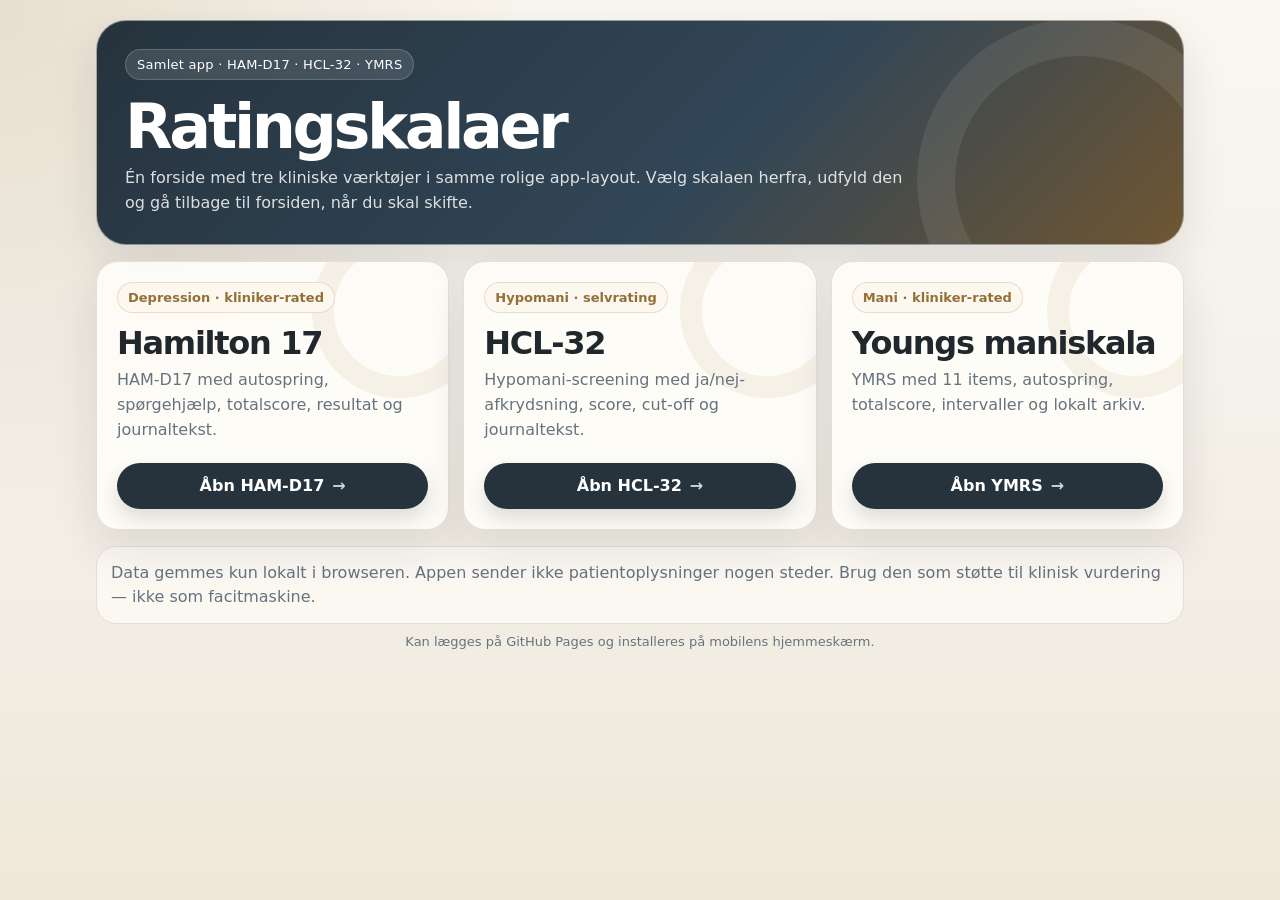
<file: index.html>
<!doctype html>
<html lang="da">
<head>
  <meta charset="utf-8" />
  <meta name="viewport" content="width=device-width, initial-scale=1, viewport-fit=cover" />
  <meta name="theme-color" content="#26333d" />
  <meta name="apple-mobile-web-app-capable" content="yes" />
  <meta name="apple-mobile-web-app-title" content="Ratingskalaer" />
  <meta name="apple-mobile-web-app-status-bar-style" content="black-translucent" />
  <title>Ratingskalaer · samlet app</title>
  <link rel="manifest" href="manifest.webmanifest" />
  <link rel="apple-touch-icon" href="icon-192.png" />
  <style>
    :root{--bg:#f5f2eb;--panel:#fffdf8;--panel2:#fdf8ef;--text:#20272d;--muted:#66737f;--line:#e6ded0;--accent:#26333d;--accent2:#936f3a;--good:#1f6f55;--warn:#a46100;--bad:#a73434;--shadow:0 18px 45px rgba(28,31,35,.11);--radius:22px;--radius2:14px}
    *{box-sizing:border-box}html{scroll-behavior:smooth}body{margin:0;font-family:Inter,ui-sans-serif,system-ui,-apple-system,BlinkMacSystemFont,"Segoe UI",sans-serif;color:var(--text);background:radial-gradient(circle at top left,rgba(147,111,58,.18),transparent 34rem),linear-gradient(180deg,#faf7f0 0%,var(--bg) 42%,#efe8da 100%);min-height:100vh}a{text-decoration:none;color:inherit}.app{width:min(1120px,100%);margin:0 auto;padding:20px 16px 120px}.hero{position:relative;overflow:hidden;border:1px solid rgba(255,255,255,.48);border-radius:30px;background:linear-gradient(135deg,#26333d 0%,#314657 58%,#6f5632 100%);color:white;padding:28px;box-shadow:var(--shadow)}.hero:before{content:"";position:absolute;inset:auto -60px -100px auto;width:250px;height:250px;border-radius:50%;border:38px solid rgba(255,255,255,.08)}.hero-content{position:relative;z-index:1}.eyebrow{display:inline-flex;gap:8px;align-items:center;padding:7px 11px;border-radius:999px;background:rgba(255,255,255,.12);border:1px solid rgba(255,255,255,.18);font-size:13px;letter-spacing:.02em}.hero h1{margin:16px 0 8px;font-size:clamp(34px,7vw,62px);line-height:1;letter-spacing:-.055em}.hero p{max-width:780px;margin:0;color:rgba(255,255,255,.84);font-size:16px;line-height:1.55}.grid{display:grid;grid-template-columns:repeat(3,1fr);gap:14px;margin-top:16px}.card{position:relative;overflow:hidden;background:rgba(255,253,248,.92);border:1px solid var(--line);border-radius:var(--radius);box-shadow:var(--shadow);padding:20px;min-height:255px;display:flex;flex-direction:column;justify-content:space-between;transition:transform .15s ease,border-color .15s ease,box-shadow .15s ease}.card:hover{transform:translateY(-2px);border-color:rgba(147,111,58,.55);box-shadow:0 22px 50px rgba(28,31,35,.14)}.card:before{content:"";position:absolute;right:-38px;top:-38px;width:130px;height:130px;border-radius:50%;border:22px solid rgba(147,111,58,.08)}.card-top{position:relative;z-index:1}.tag{display:inline-flex;border-radius:999px;border:1px solid rgba(147,111,58,.2);background:var(--panel2);color:var(--accent2);padding:7px 10px;font-size:13px;font-weight:800}.card h2{margin:14px 0 8px;font-size:clamp(24px,3vw,32px);letter-spacing:-.04em;line-height:1.05}.card p{margin:0;color:var(--muted);line-height:1.55}.btn{position:relative;z-index:1;margin-top:20px;border:0;border-radius:999px;padding:13px 16px;background:var(--accent);color:white;box-shadow:0 10px 20px rgba(38,51,61,.16);min-height:46px;font-weight:800;display:inline-flex;justify-content:center;align-items:center;gap:8px}.btn span{opacity:.8}.footer-note{margin-top:16px;background:rgba(255,253,248,.72);border:1px solid var(--line);border-radius:20px;padding:14px;color:var(--muted);line-height:1.5}.install-note{margin-top:10px;color:var(--muted);font-size:13px;text-align:center}@media(max-width:860px){.grid{grid-template-columns:1fr}.app{padding:14px 10px 90px}.hero{padding:22px;border-radius:26px}.card{min-height:215px}.btn{width:100%}}
  </style>
</head>
<body>
  <main class="app">
    <section class="hero">
      <div class="hero-content">
        <div class="eyebrow">Samlet app · HAM-D17 · HCL-32 · YMRS</div>
        <h1>Ratingskalaer</h1>
        <p>Én forside med tre kliniske værktøjer i samme rolige app-layout. Vælg skalaen herfra, udfyld den og gå tilbage til forsiden, når du skal skifte.</p>
      </div>
    </section>

    <section class="grid" aria-label="Vælg ratingskala">
      <a class="card" href="hamd17/index.html">
        <div class="card-top">
          <span class="tag">Depression · kliniker-rated</span>
          <h2>Hamilton 17</h2>
          <p>HAM-D17 med autospring, spørgehjælp, totalscore, resultat og journaltekst.</p>
        </div>
        <div class="btn">Åbn HAM-D17 <span>→</span></div>
      </a>

      <a class="card" href="hcl32/index.html">
        <div class="card-top">
          <span class="tag">Hypomani · selvrating</span>
          <h2>HCL-32</h2>
          <p>Hypomani-screening med ja/nej-afkrydsning, score, cut-off og journaltekst.</p>
        </div>
        <div class="btn">Åbn HCL-32 <span>→</span></div>
      </a>

      <a class="card" href="ymrs/index.html">
        <div class="card-top">
          <span class="tag">Mani · kliniker-rated</span>
          <h2>Youngs maniskala</h2>
          <p>YMRS med 11 items, autospring, totalscore, intervaller og lokalt arkiv.</p>
        </div>
        <div class="btn">Åbn YMRS <span>→</span></div>
      </a>
    </section>

    <div class="footer-note">
      Data gemmes kun lokalt i browseren. Appen sender ikke patientoplysninger nogen steder. Brug den som støtte til klinisk vurdering — ikke som facitmaskine.
    </div>
    <div class="install-note">Kan lægges på GitHub Pages og installeres på mobilens hjemmeskærm.</div>
  </main>

  <script>
    if("serviceWorker" in navigator){
      window.addEventListener("load", () => navigator.serviceWorker.register("./sw.js").catch(() => {}));
    }
  </script>
</body>
</html>
</file>
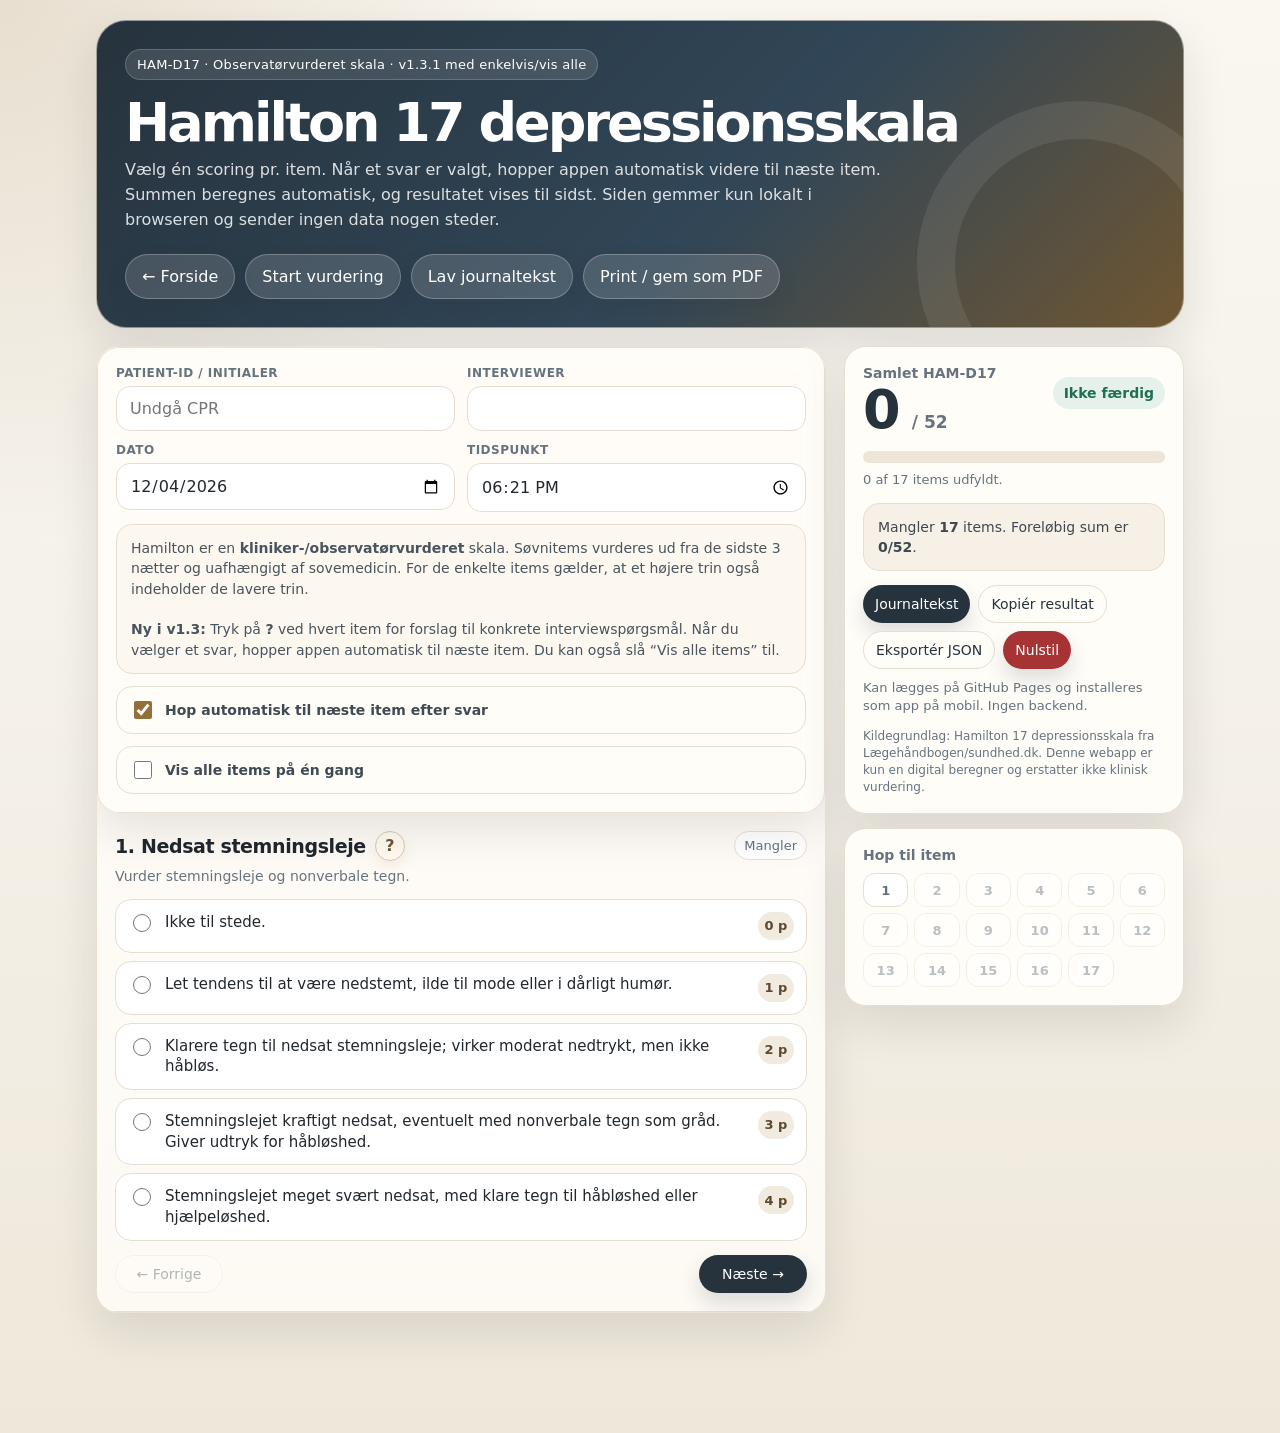
<file: hamd17/index.html>
<!doctype html>
<html lang="da">
<head>
  <meta charset="utf-8" />
  <meta name="viewport" content="width=device-width, initial-scale=1, viewport-fit=cover" />
  <meta name="theme-color" content="#26333d" />
  <meta name="apple-mobile-web-app-capable" content="yes" />
  <meta name="apple-mobile-web-app-title" content="Ratingskalaer" />
  <meta name="apple-mobile-web-app-status-bar-style" content="black-translucent" />
  <title>Hamilton 17 depressionsskala</title>
  <style>
    :root{
      --bg:#f5f2eb;
      --panel:#fffdf8;
      --panel2:#fdf8ef;
      --text:#20272d;
      --muted:#66737f;
      --line:#e6ded0;
      --accent:#26333d;
      --accent2:#936f3a;
      --good:#1f6f55;
      --warn:#a46100;
      --bad:#a73434;
      --shadow:0 18px 45px rgba(28,31,35,.11);
      --radius:22px;
      --radius2:14px;
    }
    *{box-sizing:border-box}
    html{scroll-behavior:smooth}
    body{
      margin:0;
      font-family: Inter, ui-sans-serif, system-ui, -apple-system, BlinkMacSystemFont, "Segoe UI", sans-serif;
      color:var(--text);
      background:
        radial-gradient(circle at top left, rgba(147,111,58,.18), transparent 34rem),
        linear-gradient(180deg, #faf7f0 0%, var(--bg) 42%, #efe8da 100%);
      min-height:100vh;
    }
    button,input,select,textarea{font:inherit}
    .app{
      width:min(1120px,100%);
      margin:0 auto;
      padding:20px 16px 120px;
    }
    .hero{
      position:relative;
      overflow:hidden;
      border:1px solid rgba(255,255,255,.48);
      border-radius:30px;
      background:linear-gradient(135deg,#26333d 0%,#314657 58%,#6f5632 100%);
      color:white;
      padding:28px;
      box-shadow:var(--shadow);
    }
    .hero:before{
      content:"";
      position:absolute;
      inset:auto -60px -100px auto;
      width:250px;height:250px;
      border-radius:50%;
      border:38px solid rgba(255,255,255,.08);
    }
    .hero-content{position:relative;z-index:1}
    .eyebrow{
      display:inline-flex;
      gap:8px;
      align-items:center;
      padding:7px 11px;
      border-radius:999px;
      background:rgba(255,255,255,.12);
      border:1px solid rgba(255,255,255,.18);
      font-size:13px;
      letter-spacing:.02em;
    }
    h1{
      margin:16px 0 8px;
      font-size:clamp(30px,6vw,54px);
      line-height:1;
      letter-spacing:-.055em;
    }
    .hero p{
      max-width:760px;
      margin:0;
      color:rgba(255,255,255,.84);
      font-size:16px;
      line-height:1.55;
    }
    .hero-actions{
      display:flex;
      gap:10px;
      flex-wrap:wrap;
      margin-top:22px;
    }
    .btn{
      border:0;
      border-radius:999px;
      padding:12px 16px;
      cursor:pointer;
      background:var(--accent);
      color:white;
      box-shadow:0 10px 20px rgba(38,51,61,.16);
      min-height:44px;
      transition:transform .15s ease, opacity .15s ease, background .15s ease;
    }
    .btn:hover{transform:translateY(-1px)}
    .btn:active{transform:translateY(0)}
    .btn.secondary{
      background:rgba(255,255,255,.14);
      border:1px solid rgba(255,255,255,.25);
    }
    .btn.light{
      background:#fffdf8;
      color:var(--accent);
      border:1px solid var(--line);
      box-shadow:none;
    }
    .btn.danger{background:var(--bad)}
    .btn.small{padding:9px 12px;min-height:38px;font-size:14px}
    .grid{
      display:grid;
      grid-template-columns: minmax(0, 1fr) 340px;
      gap:18px;
      align-items:start;
      margin-top:18px;
    }
    .card{
      background:rgba(255,253,248,.86);
      border:1px solid rgba(230,222,208,.9);
      border-radius:var(--radius);
      box-shadow:var(--shadow);
      overflow:hidden;
      backdrop-filter:blur(12px);
    }
    .card.pad{padding:18px}
    .meta-grid{
      display:grid;
      grid-template-columns: repeat(2, minmax(0,1fr));
      gap:12px;
    }
    .field label{
      display:block;
      font-size:12px;
      font-weight:750;
      color:var(--muted);
      margin:0 0 6px;
      text-transform:uppercase;
      letter-spacing:.04em;
    }
    .field input{
      width:100%;
      border:1px solid var(--line);
      border-radius:14px;
      background:white;
      padding:12px 13px;
      color:var(--text);
      outline:none;
    }
    .field input:focus{border-color:var(--accent2); box-shadow:0 0 0 4px rgba(147,111,58,.12)}
    .info-box{
      margin-top:12px;
      background:var(--panel2);
      border:1px solid var(--line);
      border-radius:16px;
      padding:13px 14px;
      color:#48545f;
      line-height:1.45;
      font-size:14px;
    }
    .auto-row{
      display:flex;
      align-items:center;
      gap:10px;
      margin-top:12px;
      padding:11px 13px;
      border:1px solid var(--line);
      border-radius:16px;
      background:#fffdf8;
      color:#3f4a53;
      font-size:14px;
      font-weight:700;
      cursor:pointer;
    }
    .auto-row input{width:18px;height:18px;accent-color:var(--accent2)}
    .item{
      padding:18px;
      border-bottom:1px solid var(--line);
      scroll-margin-top:88px;
    }
    .item:last-child{border-bottom:0}
    body.single-item-mode .item:not(.active-item){display:none}
    body.single-item-mode .toc a:not(.active){opacity:.45}
    .item-head{
      display:flex;
      gap:12px;
      justify-content:space-between;
      align-items:flex-start;
      margin-bottom:10px;
    }
    .item-title-row{
      display:flex;
      align-items:center;
      gap:9px;
      flex-wrap:wrap;
    }
    .item h2{
      margin:0;
      font-size:19px;
      line-height:1.2;
      letter-spacing:-.02em;
    }
    .help-btn{
      display:inline-flex;
      align-items:center;
      justify-content:center;
      width:30px;
      height:30px;
      border-radius:999px;
      border:1px solid #d7c8ad;
      background:#fffaf0;
      color:#6f5632;
      font-weight:900;
      cursor:pointer;
      box-shadow:0 6px 14px rgba(147,111,58,.10);
      line-height:1;
    }
    .help-btn:hover{transform:translateY(-1px); border-color:var(--accent2)}
    .hint{
      margin:6px 0 0;
      color:var(--muted);
      line-height:1.4;
      font-size:14px;
    }
    .status-pill{
      flex:0 0 auto;
      border-radius:999px;
      padding:6px 9px;
      border:1px solid var(--line);
      color:var(--muted);
      background:white;
      font-size:13px;
      white-space:nowrap;
    }
    .status-pill.done{
      color:white;
      background:var(--good);
      border-color:var(--good);
    }
    .options{
      display:grid;
      gap:8px;
      margin-top:12px;
    }
    .option{
      display:grid;
      grid-template-columns:auto 1fr auto;
      gap:11px;
      align-items:start;
      cursor:pointer;
      background:white;
      border:1px solid var(--line);
      border-radius:16px;
      padding:12px 12px;
      transition: border-color .15s ease, box-shadow .15s ease, transform .15s ease, background .15s ease;
    }
    .option:hover{transform:translateY(-1px); border-color:#d0bd9b}
    .option input{margin-top:2px; width:18px; height:18px; accent-color:var(--accent2)}
    .option .text{line-height:1.38; font-size:15px}
    .score-badge{
      display:inline-flex;
      align-items:center;
      justify-content:center;
      min-width:36px;
      height:28px;
      border-radius:999px;
      background:#f1eadf;
      color:#5b4930;
      font-size:13px;
      font-weight:800;
    }
    .option:has(input:checked){
      background:#fffaf0;
      border-color:var(--accent2);
      box-shadow:0 0 0 4px rgba(147,111,58,.12);
    }
    .flow-controls{
      display:flex;
      justify-content:space-between;
      gap:10px;
      margin-top:14px;
    }
    .flow-controls .btn{min-width:108px}
    .flow-controls .btn:disabled{opacity:.35;cursor:not-allowed;transform:none}
    .side{
      position:sticky;
      top:14px;
      display:grid;
      gap:14px;
    }
    .score-card{
      background:#fffdf8;
      border:1px solid var(--line);
      border-radius:var(--radius);
      padding:18px;
      box-shadow:var(--shadow);
    }
    .score-top{
      display:flex;
      justify-content:space-between;
      gap:12px;
      align-items:flex-start;
    }
    .score-label{margin:0;color:var(--muted);font-size:14px;font-weight:750}
    .score-number{
      margin:5px 0 0;
      font-size:54px;
      line-height:.9;
      font-weight:850;
      letter-spacing:-.07em;
      color:var(--accent);
    }
    .score-number span{font-size:17px;letter-spacing:0;color:var(--muted);font-weight:700}
    .severity{
      display:inline-flex;
      align-items:center;
      gap:8px;
      margin-top:12px;
      border-radius:999px;
      background:#f1eadf;
      padding:8px 11px;
      color:#5b4930;
      font-weight:800;
      font-size:14px;
    }
    .severity.ok{background:#e6f1ec;color:#1f6f55}
    .severity.mild{background:#fff1d9;color:#8a5500}
    .severity.mod{background:#ffe0c2;color:#9a4d00}
    .severity.severe{background:#f8dddd;color:#9b2b2b}
    .bar{
      height:12px;
      border-radius:999px;
      background:#ede5d8;
      overflow:hidden;
      margin:16px 0 8px;
    }
    .bar > div{
      height:100%;
      width:0%;
      background:linear-gradient(90deg,var(--accent2),var(--accent));
      transition:width .2s ease;
    }
    .progress-text{color:var(--muted);font-size:13px;line-height:1.35}
    .side-actions{display:flex;gap:8px;flex-wrap:wrap;margin-top:14px}
    .result-box{
      margin-top:14px;
      border-radius:16px;
      padding:13px 14px;
      background:#f6f0e6;
      border:1px solid var(--line);
      line-height:1.45;
      color:#3e4851;
      font-size:14px;
    }
    .alert{
      display:none;
      margin-top:12px;
      border:1px solid rgba(167,52,52,.26);
      background:#fff1f1;
      color:#7f2323;
      border-radius:16px;
      padding:12px 13px;
      line-height:1.4;
      font-size:14px;
      font-weight:650;
    }
    .alert.show{display:block}
    .toc{
      display:grid;
      grid-template-columns:repeat(6,1fr);
      gap:6px;
    }
    .toc a{
      display:flex;
      align-items:center;
      justify-content:center;
      height:34px;
      text-decoration:none;
      color:var(--muted);
      border:1px solid var(--line);
      border-radius:12px;
      background:white;
      font-size:13px;
      font-weight:800;
    }
    .toc a.done{background:var(--good);border-color:var(--good);color:white}
    .toast{
      position:fixed;
      left:50%;
      bottom:22px;
      transform:translateX(-50%) translateY(25px);
      opacity:0;
      pointer-events:none;
      background:#20272d;
      color:white;
      border-radius:999px;
      padding:12px 16px;
      box-shadow:var(--shadow);
      transition:.2s ease;
      z-index:20;
    }
    .toast.show{opacity:1;transform:translateX(-50%) translateY(0)}
    .bottom-bar{
      display:none;
      position:fixed;
      left:0;right:0;bottom:0;
      padding:10px 12px calc(10px + env(safe-area-inset-bottom));
      background:rgba(255,253,248,.92);
      border-top:1px solid var(--line);
      backdrop-filter:blur(16px);
      z-index:10;
    }
    .bottom-inner{
      display:flex;
      align-items:center;
      justify-content:space-between;
      gap:10px;
      width:min(1120px,100%);
      margin:auto;
    }
    .mini-score{font-weight:850;color:var(--accent)}
    .mini-score span{color:var(--muted);font-weight:650;font-size:13px}
    .install-note{font-size:13px;color:var(--muted);line-height:1.35;margin-top:10px}
    .source{font-size:12px;color:var(--muted);line-height:1.4;margin-top:14px}
    dialog{
      width:min(680px,calc(100% - 24px));
      border:0;
      border-radius:24px;
      padding:0;
      box-shadow:0 30px 80px rgba(0,0,0,.25);
      background:#fffdf8;
      color:var(--text);
    }
    dialog::backdrop{background:rgba(18,24,30,.42);backdrop-filter:blur(4px)}
    .dialog-pad{padding:20px}
    .dialog-pad h2{margin:0 0 8px;font-size:25px;letter-spacing:-.03em}
    .dialog-pad p{line-height:1.5;color:#4b5660}
    .help-content{
      display:grid;
      gap:12px;
      margin:14px 0 4px;
    }
    .help-section{
      border:1px solid var(--line);
      border-radius:16px;
      background:#fffaf0;
      padding:12px 13px;
    }
    .help-section h3{
      margin:0 0 7px;
      font-size:14px;
      text-transform:uppercase;
      letter-spacing:.04em;
      color:#6f5632;
    }
    .help-section ul{margin:0;padding-left:20px;color:#3f4a53;line-height:1.45}
    .help-section li{margin:4px 0}
    textarea.note-output{
      width:100%; min-height:210px; resize:vertical;
      border:1px solid var(--line); border-radius:14px;
      padding:12px; background:white; color:var(--text);
    }
    @media (max-width: 900px){
      .grid{grid-template-columns:1fr}
      .side{position:static;order:-1}
      .toc{grid-template-columns:repeat(9,1fr)}
      .bottom-bar{display:block}
      .score-card.compact-hide{display:none}
      .hero{padding:22px}
    }
    @media (max-width: 560px){
      .app{padding:12px 10px 110px}
      .hero{border-radius:24px;padding:20px}
      .hero-actions .btn{flex:1 1 auto}
      .meta-grid{grid-template-columns:1fr}
      .item{padding:16px 12px}
      .item-head{display:block}
      .status-pill{display:inline-flex;margin-top:10px}
      .option{grid-template-columns:auto 1fr;}
      .score-badge{grid-column:2;justify-self:start;height:24px;min-width:32px}
      .toc{grid-template-columns:repeat(6,1fr)}
    }

    a.btn{text-decoration:none;display:inline-flex;align-items:center;justify-content:center}
    .home-btn{backdrop-filter:blur(10px)}
    @media print{
      body{background:white}
      .hero,.side-actions,.bottom-bar,.toc,.btn,.help-btn,.toast,.flow-controls{display:none!important}
      .app{padding:0}
      .grid{display:block}
      .card,.score-card{box-shadow:none;border:1px solid #ccc;background:white}
      .item{break-inside:avoid;padding:10px 0}
      .option{display:none}
      .option:has(input:checked){display:grid;box-shadow:none;border:1px solid #999;background:white}
      .score-card{margin-bottom:12px}
    }
  </style>

  <link rel="manifest" href="../manifest.webmanifest" />
  <link rel="apple-touch-icon" href="../icon-192.png" />
</head>
<body>
  <main class="app">
    <section class="hero">
      <div class="hero-content">
        <div class="eyebrow">HAM-D17 · Observatørvurderet skala · v1.3.1 med enkelvis/vis alle</div>
        <h1>Hamilton 17 depressionsskala</h1>
        <p>Vælg én scoring pr. item. Når et svar er valgt, hopper appen automatisk videre til næste item. Summen beregnes automatisk, og resultatet vises til sidst. Siden gemmer kun lokalt i browseren og sender ingen data nogen steder.</p>
        <div class="hero-actions">
          <a class="btn secondary home-btn" href="../index.html">← Forside</a>
          <button class="btn secondary" type="button" onclick="document.querySelector('#item-1').scrollIntoView()">Start vurdering</button>
          <button class="btn secondary" type="button" id="openNoteTop">Lav journaltekst</button>
          <button class="btn secondary" type="button" onclick="window.print()">Print / gem som PDF</button>
        </div>
      </div>
    </section>

    <section class="grid">
      <div class="card" id="formCard">
        <div class="card pad">
          <div class="meta-grid">
            <div class="field">
              <label for="patientId">Patient-ID / initialer</label>
              <input id="patientId" autocomplete="off" placeholder="Undgå CPR" />
            </div>
            <div class="field">
              <label for="interviewer">Interviewer</label>
              <input id="interviewer" autocomplete="off" />
            </div>
            <div class="field">
              <label for="date">Dato</label>
              <input id="date" type="date" />
            </div>
            <div class="field">
              <label for="time">Tidspunkt</label>
              <input id="time" type="time" />
            </div>
          </div>
          <div class="info-box">
            Hamilton er en <strong>kliniker-/observatørvurderet</strong> skala. Søvnitems vurderes ud fra de sidste 3 nætter og uafhængigt af sovemedicin. For de enkelte items gælder, at et højere trin også indeholder de lavere trin.
            <br><br><strong>Ny i v1.3:</strong> Tryk på <strong>?</strong> ved hvert item for forslag til konkrete interviewspørgsmål. Når du vælger et svar, hopper appen automatisk til næste item. Du kan også slå “Vis alle items” til.
          </div>
          <label class="auto-row" for="autoNext">
            <input id="autoNext" type="checkbox" checked>
            Hop automatisk til næste item efter svar
          </label>
          <label class="auto-row" for="showAllItems">
            <input id="showAllItems" type="checkbox">
            Vis alle items på én gang
          </label>
        </div>
        <form id="hamForm" autocomplete="off"></form>
      </div>

      <aside class="side">
        <section class="score-card">
          <div class="score-top">
            <div>
              <p class="score-label">Samlet HAM-D17</p>
              <div class="score-number" id="scoreNumber">0 <span>/ 52</span></div>
            </div>
            <div class="severity ok" id="severityBadge">Ikke færdig</div>
          </div>
          <div class="bar"><div id="progressBar"></div></div>
          <div class="progress-text" id="progressText">0 af 17 items udfyldt.</div>
          <div class="alert" id="suicideAlert">Item 3 er scoret over 0. Lav en direkte klinisk vurdering af suicidalitet og sikkerhed. Det her må ikke drukne i en totalscore.</div>
          <div class="result-box" id="resultBox">Udfyld alle 17 items for at få resultat og journaltekst.</div>
          <div class="side-actions">
            <button class="btn small" type="button" id="openNote">Journaltekst</button>
            <button class="btn small light" type="button" id="copySummary">Kopiér resultat</button>
            <button class="btn small light" type="button" id="exportJson">Eksportér JSON</button>
            <button class="btn small danger" type="button" id="resetBtn">Nulstil</button>
          </div>
          <div class="install-note">Kan lægges på GitHub Pages og installeres som app på mobil. Ingen backend.</div>
          <div class="source">Kildegrundlag: Hamilton 17 depressionsskala fra Lægehåndbogen/sundhed.dk. Denne webapp er kun en digital beregner og erstatter ikke klinisk vurdering.</div>
        </section>

        <section class="score-card compact-hide">
          <p class="score-label" style="margin-bottom:10px">Hop til item</p>
          <nav class="toc" id="toc"></nav>
        </section>
      </aside>
    </section>
  </main>

  <div class="bottom-bar">
    <div class="bottom-inner">
      <div class="mini-score"><span>HAM-D17</span><br><span id="miniStatus">0/17 udfyldt</span></div>
      <button class="btn small" type="button" onclick="document.querySelector('.side').scrollIntoView()">Se score</button>
    </div>
  </div>

  <dialog id="noteDialog">
    <div class="dialog-pad">
      <h2>Journaltekst</h2>
      <p>Teksten opdateres ud fra de valgte svar. Ret den, så den passer til den kliniske vurdering.</p>
      <textarea class="note-output" id="noteOutput"></textarea>
      <div class="side-actions">
        <button class="btn small" type="button" id="copyNote">Kopiér tekst</button>
        <button class="btn small light" type="button" onclick="noteDialog.close()">Luk</button>
      </div>
    </div>
  </dialog>

  <dialog id="helpDialog">
    <div class="dialog-pad">
      <h2 id="helpTitle">Spørgehjælp</h2>
      <p id="helpIntro">Eksemplerne er kun støtte til interviewet. Scoren er stadig din observatørvurdering.</p>
      <div class="help-content" id="helpContent"></div>
      <div class="side-actions">
        <button class="btn small light" type="button" onclick="helpDialog.close()">Luk</button>
      </div>
    </div>
  </dialog>

  <div class="toast" id="toast">Kopieret</div>

  <script>
    const VERSION = "1.3.1";
    const STORAGE_KEY = "hamd17-webapp-state-v1";

    const items = [
      {
        title: "Nedsat stemningsleje",
        note: "Vurder stemningsleje og nonverbale tegn.",
        options: [
          "Ikke til stede.",
          "Let tendens til at være nedstemt, ilde til mode eller i dårligt humør.",
          "Klarere tegn til nedsat stemningsleje; virker moderat nedtrykt, men ikke håbløs.",
          "Stemningslejet kraftigt nedsat, eventuelt med nonverbale tegn som gråd. Giver udtryk for håbløshed.",
          "Stemningslejet meget svært nedsat, med klare tegn til håbløshed eller hjælpeløshed."
        ]
      },
      {
        title: "Skyldfølelse og selvbebrejdelser",
        note: "Reduceret selvagtelse med skyldfølelse.",
        options: [
          "Ikke præget af nedsat selvvurdering, manglende selvtillid eller skyldfølelse.",
          "Føler sig mindreværdig i forhold til familie, venner eller arbejdsfæller, fordi patienten har været til besvær under depressionstilstanden.",
          "Tegn til egentlig skyldfølelse; optaget af forhold fra tiden før depressionen startede, fx mindre undladelser eller fejl.",
          "Føler at depressionstilstanden skyldes undladelser eller fejl i fortiden, men kan stadig forstandsmæssigt indse, at det næppe er rigtigt.",
          "Skyldfølelse med oplevelse af, at depressionstilstanden er en straf, og kan ikke forstandsmæssigt korrigeres."
        ]
      },
      {
        title: "Suicidale impulser",
        note: "Vurder altid klinisk direkte. Totalscore må ikke stå alene her.",
        options: [
          "Ingen / ikke til stede.",
          "Patienten føler, at livet ikke er værd at leve, men har intet dødsønske.",
          "Patienten ønsker at dø, fx ikke at vågne op næste morgen, men har ingen aktive planer om at berøve sig livet.",
          "Har usikre, men aktive planer om at berøve sig livet.",
          "Har sikre planer om at berøve sig livet."
        ]
      },
      {
        title: "Indsovningsbesvær",
        note: "Sidste 3 nætter, uafhængigt af sovemedicin.",
        options: [
          "Ikke til stede.",
          "Har mindst én aften måttet ligge mere end 1/2 time vågen fra ønsket sovetidspunkt, indtil søvnen indtraf.",
          "Har hver aften måttet ligge over 1/2 time vågen fra ønsket sovetidspunkt."
        ]
      },
      {
        title: "Afbrudt søvn",
        note: "Vågner mellem midnat og kl. 5. Sidste 3 nætter, uafhængigt af sovemedicin.",
        options: [
          "Ikke til stede.",
          "Er vågnet op én eller to gange inden for de sidste nætter.",
          "Er vågnet op hver nat."
        ]
      },
      {
        title: "Søvnforstyrrelser, tidlig morgenopvågning",
        note: "Vågner før planlagt. Sidste 3 nætter, uafhængigt af sovemedicin.",
        options: [
          "Ikke til stede.",
          "Er en enkelt gang vågnet op en time eller mere før planlagt.",
          "Er konstant vågnet op en time eller mere før planlagt."
        ]
      },
      {
        title: "Arbejde og interesser",
        note: "Vurder funktion, interesse og evne til rutineaktiviteter.",
        options: [
          "Ingen problemer.",
          "Været mindre interesseret i daglige aktiviteter eller følt sig lidt besværet.",
          "Har følt sig noget insufficient i sine daglige aktiviteter.",
          "Har haft svært ved at udføre selv de mere rutineprægede aktiviteter.",
          "Har ikke været i stand til at udføre rutineprægede aktiviteter uden hjælp."
        ]
      },
      {
        title: "Psykomotorisk hæmning",
        note: "Vurder motorisk tempo, mimik, bevægelse og taletrang.",
        options: [
          "Ikke til stede.",
          "Patientens almindelige motoriske tempo er ganske let nedsat.",
          "Klarere tegn til nedsat motorisk tempo, fx moderat nedsat mimik og bevægelse eller moderat nedsat taletrang.",
          "Interviewet forlænget eller besværligt på grund af kortfattet besvarelse.",
          "Interviewet meget vanskeligt at gennemføre pga. verbal hæmning og/eller meget nedsat bevægelsesaktivitet."
        ]
      },
      {
        title: "Psykomotorisk agitation",
        note: "Vurder motorisk uro og rastløshed under interviewet.",
        options: [
          "Ikke til stede.",
          "Let motorisk uro, fx tendens til at sidde uroligt eller klø sig i hovedet.",
          "Klarere tegn til motorisk uro med hændervridning eller moderat siddeuro, men kan forblive siddende.",
          "Patienten må rejse sig op en enkelt gang under interviewet.",
          "Patienten er så rastløs, at han/hun må rejse sig og gå omkring flere gange under interviewet."
        ]
      },
      {
        title: "Angst, psykiske komponenter",
        note: "Psykisk ængstelse og bekymring. Somatisk angst vurderes i item 11.",
        options: [
          "Ikke til stede.",
          "Let tendens til at være bekymret og bange.",
          "Klarere tegn til psykisk angst; virker moderat bekymret, utryg eller bange, men kan kontrollere utrygheden.",
          "Psykisk ængstelse og bekymring er så udtalt, at patienten af og til har svært ved at kontrollere angst, fx på kanten af panikangst. Påvirker af og til daglig adfærd.",
          "Den psykiske angst er meget udtalt og påvirker mere konstant patientens daglige adfærd."
        ]
      },
      {
        title: "Angst, somatiske komponenter",
        note: "Fysiologiske/autonome angstfænomener. Psykisk anspændthed vurderes i item 10.",
        options: [
          "Ikke til stede.",
          "Let tendens til somatisk angst, fx uro i maven, sved eller tremor.",
          "Klarere tegn til somatisk anspændthed, fx moderat uro i maven, hjertebanken, sved eller tremor. Påvirker dog ikke daglig adfærd.",
          "Den somatiske angst er så udtalt, at patienten har svært ved at kontrollere den. Påvirker af og til daglig adfærd.",
          "Den somatiske angst er meget udtalt og påvirker mere konstant patientens daglige adfærd."
        ]
      },
      {
        title: "Gastrointestinale symptomer",
        note: "Mundtørhed, nedsat appetit og træg afføring. Abdominal uro vurderes som somatisk angst i item 11.",
        options: [
          "Ikke til stede.",
          "Let nedsat appetit, eller normal fødeindtagelse, men maden smager ikke.",
          "Moderat eller svær appetitnedsættelse. Patienten spiser dog stadig, fordi han/hun ved, det er vigtigt."
        ]
      },
      {
        title: "Generelle somatiske symptomer",
        note: "Træthed, udmattelse, energiløshed og diffuse muskelsmerter.",
        options: [
          "Ikke til stede.",
          "Let følelse af træthed, muskelsmerter eller fx hovedpine.",
          "Moderat eller svær træthed eller muskelsmerter."
        ]
      },
      {
        title: "Seksuelle forstyrrelser",
        note: "Nedsat seksuel lyst eller interesse.",
        options: [
          "Ingen forstyrrelser.",
          "Lette forstyrrelser.",
          "Moderate til svære forstyrrelser."
        ]
      },
      {
        title: "Hypokondri / somatisering",
        note: "Øget optagethed af legemstilstanden.",
        options: [
          "Ikke til stede.",
          "Let optagethed af kroppens funktioner.",
          "Klarere tegn til bekymring over somatisk tilstand. Virker moderat bange for at fejle noget legemligt og somatiserer depressionen på neurotisk niveau.",
          "Hypokondrien er mere udtalt. Patienten er overbevist om at fejle noget legemligt, fx cancerfrygt, men kan kortvarigt forstandsmæssigt bringes til at forstå, at dette ikke er tilfældet.",
          "Hypokondrien er så udtalt, at der er tale om en ikke-korrigerbar paranoid forestilling, ofte med nihilistisk præg som 'rådner indvendigt' eller 'maven forsvinder'."
        ]
      },
      {
        title: "Sygdomsindsigt",
        note: "Kun meningsfyldt hvis intervieweren selv vurderer, at patienten har en depressiv tilstand.",
        options: [
          "Patienten er enig i, at han/hun har en depression eller lignende mental lidelse.",
          "Patienten føler sig depressiv, men opfatter ikke dette som en sygdom.",
          "Patienten føler sig hverken syg eller stresset. Udspørg i så fald om paranoid skyldfølelse eller paranoid hypokondri."
        ]
      },
      {
        title: "Vægttab",
        note: "Der bør så vidt muligt opnås information om legemsvægten målt i kg.",
        options: [
          "Intet vægttab.",
          "Vægttab mindre end 2 kg.",
          "Vægttab svarende til 2 kg eller mere."
        ]
      }
    ];

    const helpExamples = [
      {
        ask: [
          "Hvordan har dit humør været de sidste dage?",
          "Har du følt dig nedtrykt, trist, tom eller mere irritabel end normalt?",
          "Har du oplevet håbløshed eller en følelse af, at tingene ikke kan blive bedre?"
        ],
        observe: [
          "Se efter mimik, gråd, stemmeleje, kontakt og om patienten virker følelsesmæssigt trykket.",
          "Score ikke kun ud fra ordene. Nonverbale tegn tæller også."
        ]
      },
      {
        ask: [
          "Har du bebrejdet dig selv noget på det seneste?",
          "Føler du dig som en belastning for familie, venner eller arbejde?",
          "Tænker du, at din nuværende tilstand er din egen skyld eller en straf?"
        ],
        observe: [
          "Skeln mellem almindelig selvkritik, egentlig skyldfølelse og fastlåste/vrangforestillingsprægede skyldtanker.",
          "Spørg konkret til fejl eller undladelser fra før depressionen startede."
        ]
      },
      {
        ask: [
          "Har du tænkt, at livet ikke er værd at leve?",
          "Har du ønsket, at du ikke vågnede igen?",
          "Har du haft tanker om at tage dit eget liv?",
          "Har du gjort dig planer, valgt metode eller haft adgang til midler?",
          "Hvor tæt har du været på at handle på tankerne?"
        ],
        observe: [
          "Spørg direkte. Det er ikke farligt at spørge, men det er farligt at lade være.",
          "Ved score over 0 skal der laves selvstændig risikovurdering, sikkerhedsplan og relevant handling."
        ]
      },
      {
        ask: [
          "De sidste 3 nætter: Hvornår lagde du dig for at sove, og hvornår faldt du faktisk i søvn?",
          "Lå du vågen mere end en halv time?",
          "Var det én aften eller hver aften?"
        ],
        observe: [
          "Vurder uafhængigt af sovemedicin.",
          "Fokus er tiden fra ønsket søvntidspunkt til søvnindtræden."
        ]
      },
      {
        ask: [
          "De sidste 3 nætter: Er du vågnet mellem midnat og kl. 5?",
          "Hvor mange gange er du vågnet, og kunne du falde i søvn igen?",
          "Skete det én/to gange samlet, eller hver nat?"
        ],
        observe: [
          "Vurder uafhængigt af sovemedicin.",
          "Adskil afbrudt søvn fra tidlig morgenopvågning, som scores i næste item."
        ]
      },
      {
        ask: [
          "De sidste 3 nætter: Er du vågnet tidligere end planlagt?",
          "Hvor meget tidligere vågnede du — mindst en time?",
          "Var det en enkelt gang eller konstant/hver nat?"
        ],
        observe: [
          "Vurder uafhængigt af sovemedicin.",
          "Det centrale er opvågning før planlagt, ikke bare dårlig søvnkvalitet."
        ]
      },
      {
        ask: [
          "Hvordan går det med arbejde, hjemlige pligter og daglige rutiner?",
          "Har du mindre interesse for ting, du normalt plejer at gøre?",
          "Er der aktiviteter, du kun får gjort med stort besvær — eller slet ikke uden hjælp?"
        ],
        observe: [
          "Score funktionstab og interesse, ikke kun om patienten formelt er sygemeldt.",
          "Spørg efter konkrete eksempler: bad, mad, oprydning, indkøb, arbejde, kontakt til andre."
        ]
      },
      {
        ask: [
          "Oplever du selv, at du er blevet langsommere i tale, tanker eller bevægelser?",
          "Tager det længere tid at svare eller komme i gang med ting?"
        ],
        observe: [
          "Dette er primært en observationsscore: mimik, latenstid, taletrang, bevægelse og hvor tungt interviewet flyder.",
          "Score højere hvis interviewet bliver klart forlænget eller vanskeligt pga. hæmning."
        ]
      },
      {
        ask: [
          "Føler du dig rastløs eller urolig i kroppen?",
          "Har du svært ved at sidde stille?",
          "Rejser du dig, går rundt, vrider hænder eller piller ved ting?"
        ],
        observe: [
          "Se efter siddeuro, hændervridning, pilleri, behov for at rejse sig og generel rastløshed.",
          "Adskil agitation fra almindelig nervøsitet; her handler det om motorisk uro."
        ]
      },
      {
        ask: [
          "Har du følt dig mere bekymret, utryg eller bange end normalt?",
          "Kan du styre bekymringerne, eller tager de over?",
          "Har angsten påvirket din adfærd, fx at du undgår ting eller næsten får panik?"
        ],
        observe: [
          "Dette item er den psykiske del: bekymring, ængstelse, frygt og kontroltab.",
          "Fysiske angstsymptomer scores i item 11."
        ]
      },
      {
        ask: [
          "Har du haft uro i maven, hjertebanken, svedtendens, rysten eller trykken for brystet?",
          "Kommer symptomerne sammen med angst eller bekymring?",
          "Påvirker de din hverdag eller får dig til at undgå noget?"
        ],
        observe: [
          "Dette item er de kropslige/autonome angsttegn.",
          "Psykisk anspændthed og bekymring scores i item 10."
        ]
      },
      {
        ask: [
          "Hvordan er appetitten?",
          "Smager maden anderledes eller mindre end normalt?",
          "Spiser du mindre, eller spiser du mest fordi du ved, du bør?",
          "Har du mundtørhed eller træg mave?"
        ],
        observe: [
          "Abdominal uro som 'sommerfugle i maven' hører under somatisk angst i item 11.",
          "Her handler det især om appetit, smag, mundtørhed og tarmfunktion."
        ]
      },
      {
        ask: [
          "Hvordan er energien i kroppen?",
          "Føler du dig træt, udmattet eller energiløs?",
          "Har du diffuse smerter, fx i nakke, skuldre, ryg, arme eller ben?",
          "Har du hovedpine eller kropslig tyngde?"
        ],
        observe: [
          "Score graden af fysisk træthed/udmattelse og diffuse muskelsmerter.",
          "Hold det adskilt fra nedsat interesse og funktion, som scores i item 7."
        ]
      },
      {
        ask: [
          "Har din seksuelle lyst eller interesse ændret sig?",
          "Er det let, moderat eller tydeligt nedsat i forhold til normalt?",
          "Er ændringen ny i forbindelse med den aktuelle tilstand?"
        ],
        observe: [
          "Spørg enkelt og udramatisk. Patienten svarer ofte bedre, hvis spørgsmålet normaliseres.",
          "Tag højde for alder, relation, medicin og somatisk sygdom, men score det aktuelle symptomniveau."
        ]
      },
      {
        ask: [
          "Er du blevet mere bekymret for dit helbred eller kroppens funktioner?",
          "Tænker du meget på, om du fejler noget alvorligt?",
          "Kan du beroliges, når undersøgelser eller læger siger, at der ikke er tegn på alvorlig sygdom?",
          "Har du faste tanker om fx kræft, at kroppen svigter, eller at noget er galt indvendigt?"
        ],
        observe: [
          "Skeln mellem let kropslig optagethed, neurotisk somatisering og fastlåst paranoid/nihilistisk hypokondri.",
          "Oplevelsen af at 'maven forsvinder' hører her, ikke under almindelige mavesymptomer."
        ]
      },
      {
        ask: [
          "Hvordan forstår du selv det, du går igennem lige nu?",
          "Tænker du, at du er deprimeret, stresset, syg — eller noget andet?",
          "Giver det mening for dig, at symptomerne kan være udtryk for en depressiv tilstand?"
        ],
        observe: [
          "Dette item bruges kun meningsfuldt, hvis du selv vurderer, at der er en depressiv tilstand.",
          "Ved manglende sygdomsindsigt: spørg også ind til paranoid skyldfølelse og hypokondri."
        ]
      },
      {
        ask: [
          "Har din vægt ændret sig?",
          "Har du vejet dig — og hvor mange kilo har du eventuelt tabt?",
          "Sidder tøjet løsere, eller har andre bemærket vægttab?",
          "Skyldes vægttabet nedsat appetit, kvalme, bevidst vægttab eller noget andet?"
        ],
        observe: [
          "Få helst konkret vægt i kg frem for fornemmelse.",
          "Skeln mellem intet vægttab, under 2 kg og 2 kg eller mere."
        ]
      }
    ];

    const form = document.getElementById("hamForm");
    const toc = document.getElementById("toc");
    const scoreNumber = document.getElementById("scoreNumber");
    const progressBar = document.getElementById("progressBar");
    const progressText = document.getElementById("progressText");
    const resultBox = document.getElementById("resultBox");
    const severityBadge = document.getElementById("severityBadge");
    const suicideAlert = document.getElementById("suicideAlert");
    const miniStatus = document.getElementById("miniStatus");
    const toast = document.getElementById("toast");
    const noteDialog = document.getElementById("noteDialog");
    const noteOutput = document.getElementById("noteOutput");
    const helpDialog = document.getElementById("helpDialog");
    const helpTitle = document.getElementById("helpTitle");
    const helpContent = document.getElementById("helpContent");
    const autoNext = document.getElementById("autoNext");
    const showAllItems = document.getElementById("showAllItems");
    let currentItem = 1;
    let autoAdvanceTimer = null;

    function renderItems(){
      form.innerHTML = items.map((item, idx) => {
        const num = idx + 1;
        const options = item.options.map((text, score) => `
          <label class="option">
            <input type="radio" name="item${num}" value="${score}" data-item="${num}">
            <span class="text">${escapeHtml(text)}</span>
            <span class="score-badge">${score} p</span>
          </label>`).join("");
        return `
          <section class="item" id="item-${num}">
            <div class="item-head">
              <div>
                <div class="item-title-row">
                  <h2>${num}. ${escapeHtml(item.title)}</h2>
                  <button class="help-btn" type="button" data-help="${idx}" aria-label="Spørgehjælp til item ${num}">?</button>
                </div>
                <p class="hint">${escapeHtml(item.note)}</p>
              </div>
              <span class="status-pill" id="pill-${num}">Mangler</span>
            </div>
            <div class="options">${options}</div>
            <div class="flow-controls">
              <button class="btn small light" type="button" data-prev="${num - 1}" ${num === 1 ? "disabled" : ""}>← Forrige</button>
              <button class="btn small" type="button" data-next="${num + 1}" ${num === items.length ? "data-show-result='true'" : ""}>${num === items.length ? "Se resultat" : "Næste →"}</button>
            </div>
          </section>`;
      }).join("");

      toc.innerHTML = items.map((_, idx) => `<a href="#item-${idx+1}" id="toc-${idx+1}">${idx+1}</a>`).join("");
    }

    function escapeHtml(str){
      return String(str).replace(/[&<>'"]/g, char => ({"&":"&amp;","<":"&lt;",">":"&gt;","'":"&#39;","\"":"&quot;"}[char]));
    }

    function openHelp(idx){
      const item = items[idx];
      const help = helpExamples[idx];
      if(!item || !help) return;
      helpTitle.textContent = `${idx + 1}. ${item.title}`;
      const askList = help.ask.map(q => `<li>${escapeHtml(q)}</li>`).join("");
      const observeList = help.observe.map(q => `<li>${escapeHtml(q)}</li>`).join("");
      helpContent.innerHTML = `
        <div class="help-section">
          <h3>Eksempler på spørgsmål</h3>
          <ul>${askList}</ul>
        </div>
        <div class="help-section">
          <h3>Vurdering / observation</h3>
          <ul>${observeList}</ul>
        </div>`;
      helpDialog.showModal();
    }

    function setActiveItem(num, shouldScroll=true){
      currentItem = Math.min(Math.max(Number(num) || 1, 1), items.length);
      document.body.classList.toggle("single-item-mode", !showAllItems?.checked);
      document.querySelectorAll(".item").forEach((el, idx) => el.classList.toggle("active-item", idx + 1 === currentItem));
      document.querySelectorAll(".toc a").forEach((el, idx) => el.classList.toggle("active", idx + 1 === currentItem));
      if(shouldScroll){
        const target = document.getElementById(`item-${currentItem}`);
        if(target) target.scrollIntoView({behavior:"smooth", block:"start"});
      }
    }

    function scrollToItem(num){
      setActiveItem(num, true);
    }

    function scrollToResult(){
      const target = document.querySelector(".score-card");
      if(target) target.scrollIntoView({behavior:"smooth", block:"start"});
    }

    function maybeAutoAdvance(currentNum){
      setActiveItem(currentNum, false);
      if(!autoNext || !autoNext.checked) return;
      clearTimeout(autoAdvanceTimer);
      autoAdvanceTimer = setTimeout(() => {
        if(currentNum < items.length){
          scrollToItem(currentNum + 1);
        } else {
          scrollToResult();
          showToast("Alle items er udfyldt");
        }
      }, 320);
    }

    function getAnswers(){
      return items.map((_, idx) => {
        const checked = document.querySelector(`input[name="item${idx+1}"]:checked`);
        return checked ? Number(checked.value) : null;
      });
    }

    function getMeta(){
      return {
        patientId: document.getElementById("patientId").value.trim(),
        interviewer: document.getElementById("interviewer").value.trim(),
        date: document.getElementById("date").value,
        time: document.getElementById("time").value
      };
    }

    function severity(score, complete){
      if(!complete) return {label:"Ikke færdig", cls:"ok", text:"Udfyld alle 17 items for at få resultat."};
      if(score >= 25) return {label:"Svær depression", cls:"severe", text:"Svarer til svær depression efter de angivne HAM-D17 grænser."};
      if(score >= 18) return {label:"Moderat depression", cls:"mod", text:"Svarer til moderat depression efter de angivne HAM-D17 grænser."};
      if(score >= 13) return {label:"Let depression", cls:"mild", text:"Svarer til let depression efter de angivne HAM-D17 grænser."};
      return {label:"Under 13 point", cls:"ok", text:"Under de depressionsgrænser, der er angivet i denne udgave. Det er ikke det samme som 'ingen klinisk problematik'."};
    }

    function update(){
      const answers = getAnswers();
      const answered = answers.filter(v => v !== null).length;
      const total = answers.reduce((sum, v) => sum + (v ?? 0), 0);
      const complete = answered === items.length;
      const sev = severity(total, complete);

      scoreNumber.innerHTML = `${total} <span>/ 52</span>`;
      progressBar.style.width = `${(answered / items.length) * 100}%`;
      progressText.textContent = `${answered} af ${items.length} items udfyldt.`;
      miniStatus.textContent = `${answered}/17 udfyldt · ${total}/52 point`;
      severityBadge.textContent = sev.label;
      severityBadge.className = `severity ${sev.cls}`;

      answers.forEach((v, idx) => {
        const num = idx + 1;
        const done = v !== null;
        const pill = document.getElementById(`pill-${num}`);
        const link = document.getElementById(`toc-${num}`);
        pill.textContent = done ? `${v} point` : "Mangler";
        pill.classList.toggle("done", done);
        link.classList.toggle("done", done);
      });

      const item3 = answers[2];
      suicideAlert.classList.toggle("show", item3 !== null && item3 > 0);

      if(complete){
        resultBox.innerHTML = `<strong>Resultat:</strong> HAM-D17 = <strong>${total}/52</strong>. ${sev.text}`;
      } else {
        resultBox.innerHTML = `Mangler <strong>${items.length - answered}</strong> item${items.length - answered === 1 ? "" : "s"}. Foreløbig sum er <strong>${total}/52</strong>.`;
      }
      saveState();
      updateNote();
    }

    function updateNote(){
      const answers = getAnswers();
      const answered = answers.filter(v => v !== null).length;
      const total = answers.reduce((sum, v) => sum + (v ?? 0), 0);
      const complete = answered === items.length;
      const sev = severity(total, complete);
      const meta = getMeta();
      const topItems = answers
        .map((score, idx) => ({score, idx}))
        .filter(x => x.score !== null && x.score > 0)
        .sort((a,b) => b.score - a.score || a.idx - b.idx)
        .slice(0,5)
        .map(x => `${x.idx+1}. ${items[x.idx].title} (${x.score} p)`).join(", ");

      const lines = [];
      lines.push(`HAM-D17 udført${meta.date ? " d. " + formatDate(meta.date) : ""}${meta.time ? " kl. " + meta.time : ""}.`);
      if(meta.patientId) lines.push(`Patient-ID/initialer: ${meta.patientId}.`);
      if(meta.interviewer) lines.push(`Interviewer: ${meta.interviewer}.`);
      lines.push(`Samlet score: ${total}/52 point${complete ? `, ${sev.label.toLowerCase()}.` : `, men skalaen er ikke færdigudfyldt (${answered}/17 items).`}`);
      if(complete) lines.push(sev.text);
      if(topItems) lines.push(`Mest belastede items: ${topItems}.`);
      if(answers[2] !== null && answers[2] > 0) lines.push(`OBS: Item 3 om suicidale impulser er scoret ${answers[2]} point og kræver selvstændig klinisk vurdering.`);
      lines.push("Skalaen er observatørvurderet, og resultatet skal tolkes sammen med den samlede kliniske vurdering.");
      noteOutput.value = lines.join("\n");
    }

    function formatDate(iso){
      const [y,m,d] = iso.split("-");
      return `${d}.${m}.${y}`;
    }

    function saveState(){
      const state = { meta:getMeta(), answers:getAnswers(), autoNext:autoNext ? autoNext.checked : true, showAllItems:showAllItems ? showAllItems.checked : false, currentItem, version:VERSION, savedAt:new Date().toISOString() };
      localStorage.setItem(STORAGE_KEY, JSON.stringify(state));
    }

    function loadState(){
      const raw = localStorage.getItem(STORAGE_KEY);
      const today = new Date();
      const dateEl = document.getElementById("date");
      const timeEl = document.getElementById("time");
      dateEl.value = today.toISOString().slice(0,10);
      timeEl.value = `${String(today.getHours()).padStart(2,"0")}:${String(today.getMinutes()).padStart(2,"0")}`;
      if(!raw) return;
      try{
        const state = JSON.parse(raw);
        if(state.meta){
          document.getElementById("patientId").value = state.meta.patientId || "";
          document.getElementById("interviewer").value = state.meta.interviewer || "";
          document.getElementById("date").value = state.meta.date || dateEl.value;
          document.getElementById("time").value = state.meta.time || timeEl.value;
        }
        if(typeof state.autoNext === "boolean" && autoNext){
          autoNext.checked = state.autoNext;
        }
        if(typeof state.showAllItems === "boolean" && showAllItems){
          showAllItems.checked = state.showAllItems;
        }
        if(state.currentItem) currentItem = state.currentItem;
        if(Array.isArray(state.answers)){
          state.answers.forEach((value, idx) => {
            if(value !== null && value !== undefined){
              const input = document.querySelector(`input[name="item${idx+1}"][value="${value}"]`);
              if(input) input.checked = true;
            }
          });
        }
      } catch(e){
        console.warn("Kunne ikke indlæse gemt tilstand", e);
      }
    }

    function resetAll(){
      if(!confirm("Nulstil hele vurderingen?")) return;
      localStorage.removeItem(STORAGE_KEY);
      document.querySelectorAll('input[type="radio"]').forEach(i => i.checked = false);
      document.getElementById("patientId").value = "";
      document.getElementById("interviewer").value = "";
      const today = new Date();
      document.getElementById("date").value = today.toISOString().slice(0,10);
      document.getElementById("time").value = `${String(today.getHours()).padStart(2,"0")}:${String(today.getMinutes()).padStart(2,"0")}`;
      if(autoNext) autoNext.checked = true;
      if(showAllItems) showAllItems.checked = false;
      currentItem = 1;
      setActiveItem(currentItem, false);
      update();
      showToast("Nulstillet");
    }

    async function copyText(text, message="Kopieret"){
      try{
        await navigator.clipboard.writeText(text);
        showToast(message);
      } catch(e){
        showToast("Kunne ikke kopiere");
      }
    }

    function showToast(message){
      toast.textContent = message;
      toast.classList.add("show");
      setTimeout(() => toast.classList.remove("show"), 1800);
    }

    function exportJson(){
      const data = { type:"HAM-D17", version:VERSION, meta:getMeta(), answers:getAnswers(), total:getAnswers().reduce((s,v)=>s+(v??0),0), exportedAt:new Date().toISOString() };
      const blob = new Blob([JSON.stringify(data, null, 2)], {type:"application/json"});
      const url = URL.createObjectURL(blob);
      const a = document.createElement("a");
      a.href = url;
      a.download = `ham-d17-${new Date().toISOString().slice(0,10)}.json`;
      a.click();
      URL.revokeObjectURL(url);
    }

    renderItems();
    loadState();
    setActiveItem(currentItem, false);
    update();

    document.addEventListener("click", e => {
      const tocLink = e.target.closest('#toc a[href^="#item-"]');
      if(tocLink){
        e.preventDefault();
        const num = Number(tocLink.getAttribute("href").replace("#item-", ""));
        scrollToItem(num);
        return;
      }
      const helpBtn = e.target.closest(".help-btn");
      if(helpBtn){
        openHelp(Number(helpBtn.dataset.help));
        return;
      }
      const prevBtn = e.target.closest("[data-prev]");
      if(prevBtn && !prevBtn.disabled){
        scrollToItem(Number(prevBtn.dataset.prev));
        return;
      }
      const nextBtn = e.target.closest("[data-next]");
      if(nextBtn){
        if(nextBtn.dataset.showResult === "true") scrollToResult();
        else scrollToItem(Number(nextBtn.dataset.next));
      }
    });

    document.addEventListener("change", e => {
      if(e.target.matches('input[type="radio"]')){
        update();
        maybeAutoAdvance(Number(e.target.dataset.item));
        return;
      }
      if(e.target.matches('#patientId, #interviewer, #date, #time, #autoNext, #showAllItems')){ if(e.target.id === 'showAllItems') setActiveItem(currentItem, false); update(); }
    });
    document.addEventListener("input", e => {
      if(e.target.matches('#patientId, #interviewer, #date, #time')) update();
    });
    document.getElementById("resetBtn").addEventListener("click", resetAll);
    document.getElementById("copySummary").addEventListener("click", () => copyText(noteOutput.value, "Resultat kopieret"));
    document.getElementById("copyNote").addEventListener("click", () => copyText(noteOutput.value, "Journaltekst kopieret"));
    document.getElementById("exportJson").addEventListener("click", exportJson);
    document.getElementById("openNote").addEventListener("click", () => { updateNote(); noteDialog.showModal(); });
    document.getElementById("openNoteTop").addEventListener("click", () => { updateNote(); noteDialog.showModal(); });

    if("serviceWorker" in navigator){
      window.addEventListener("load", () => navigator.serviceWorker.register("../sw.js").catch(() => {}));
    }
  </script>
</body>
</html>
</file>
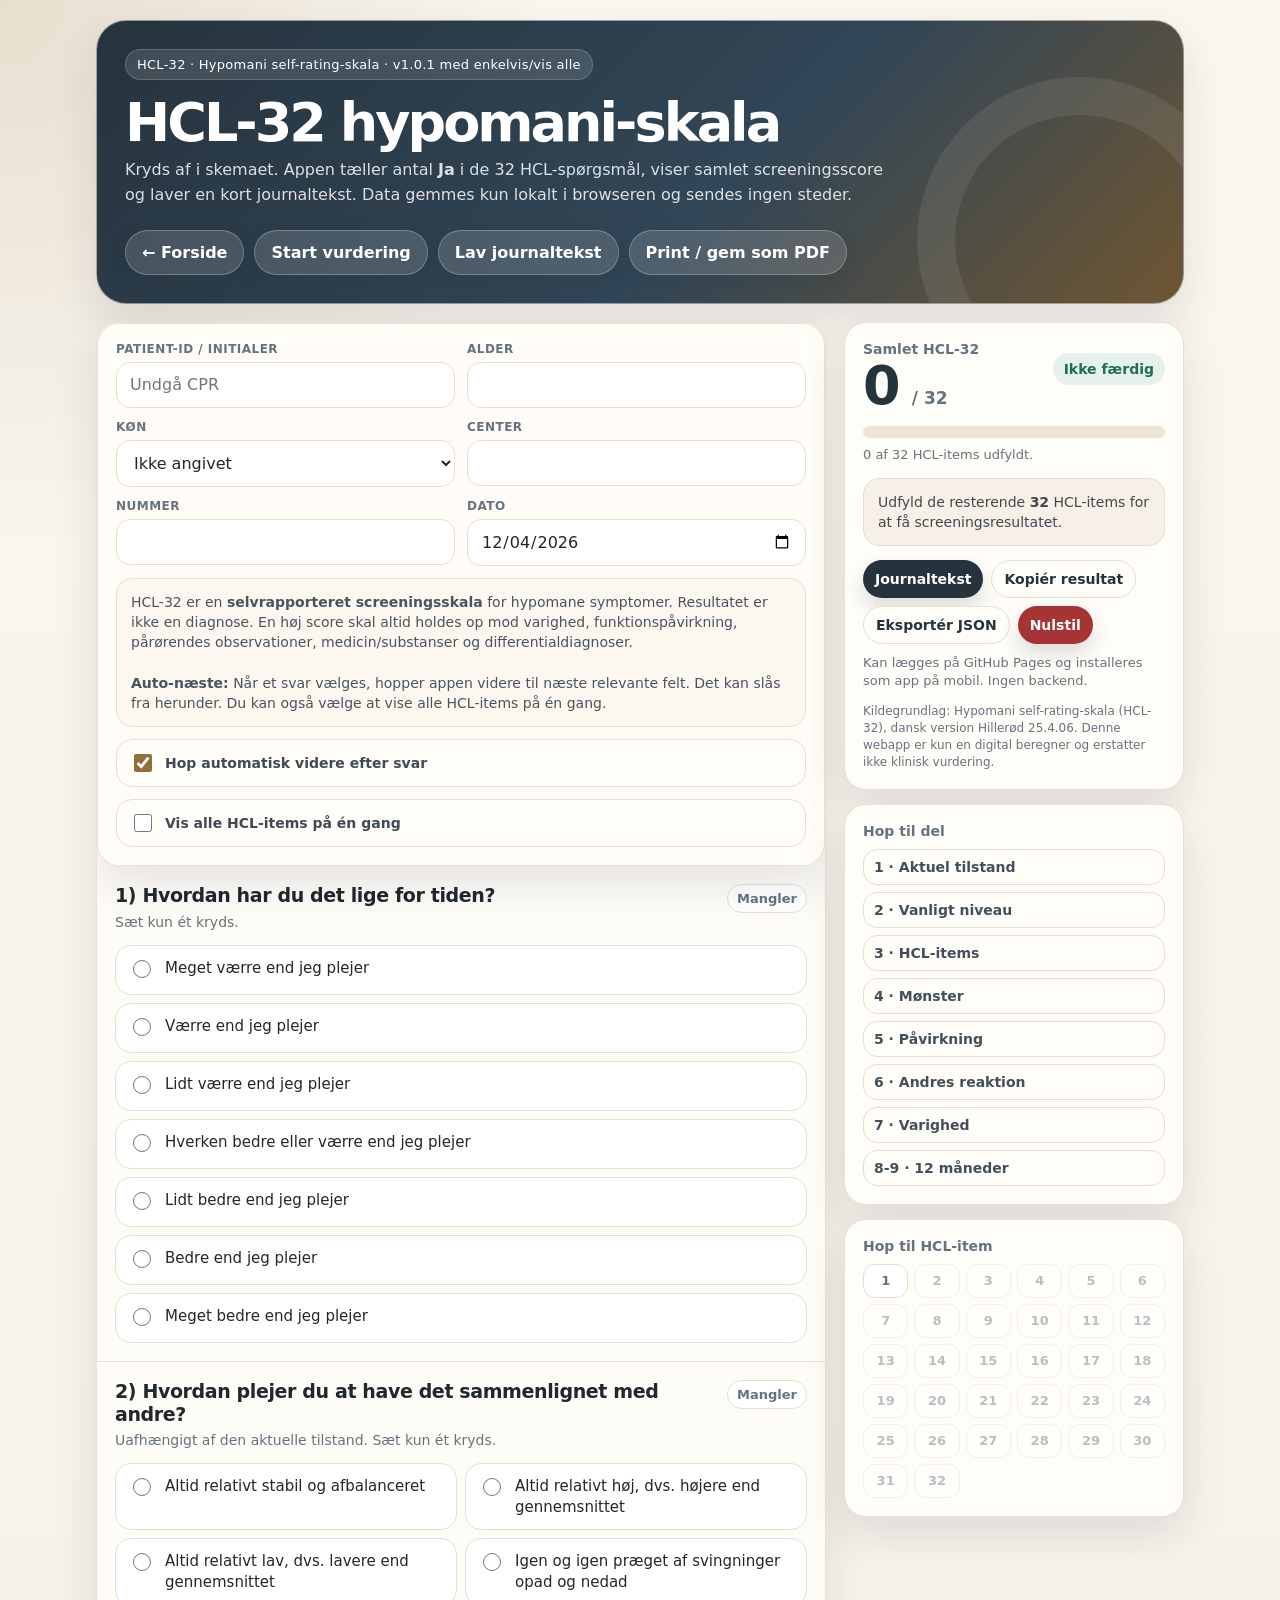
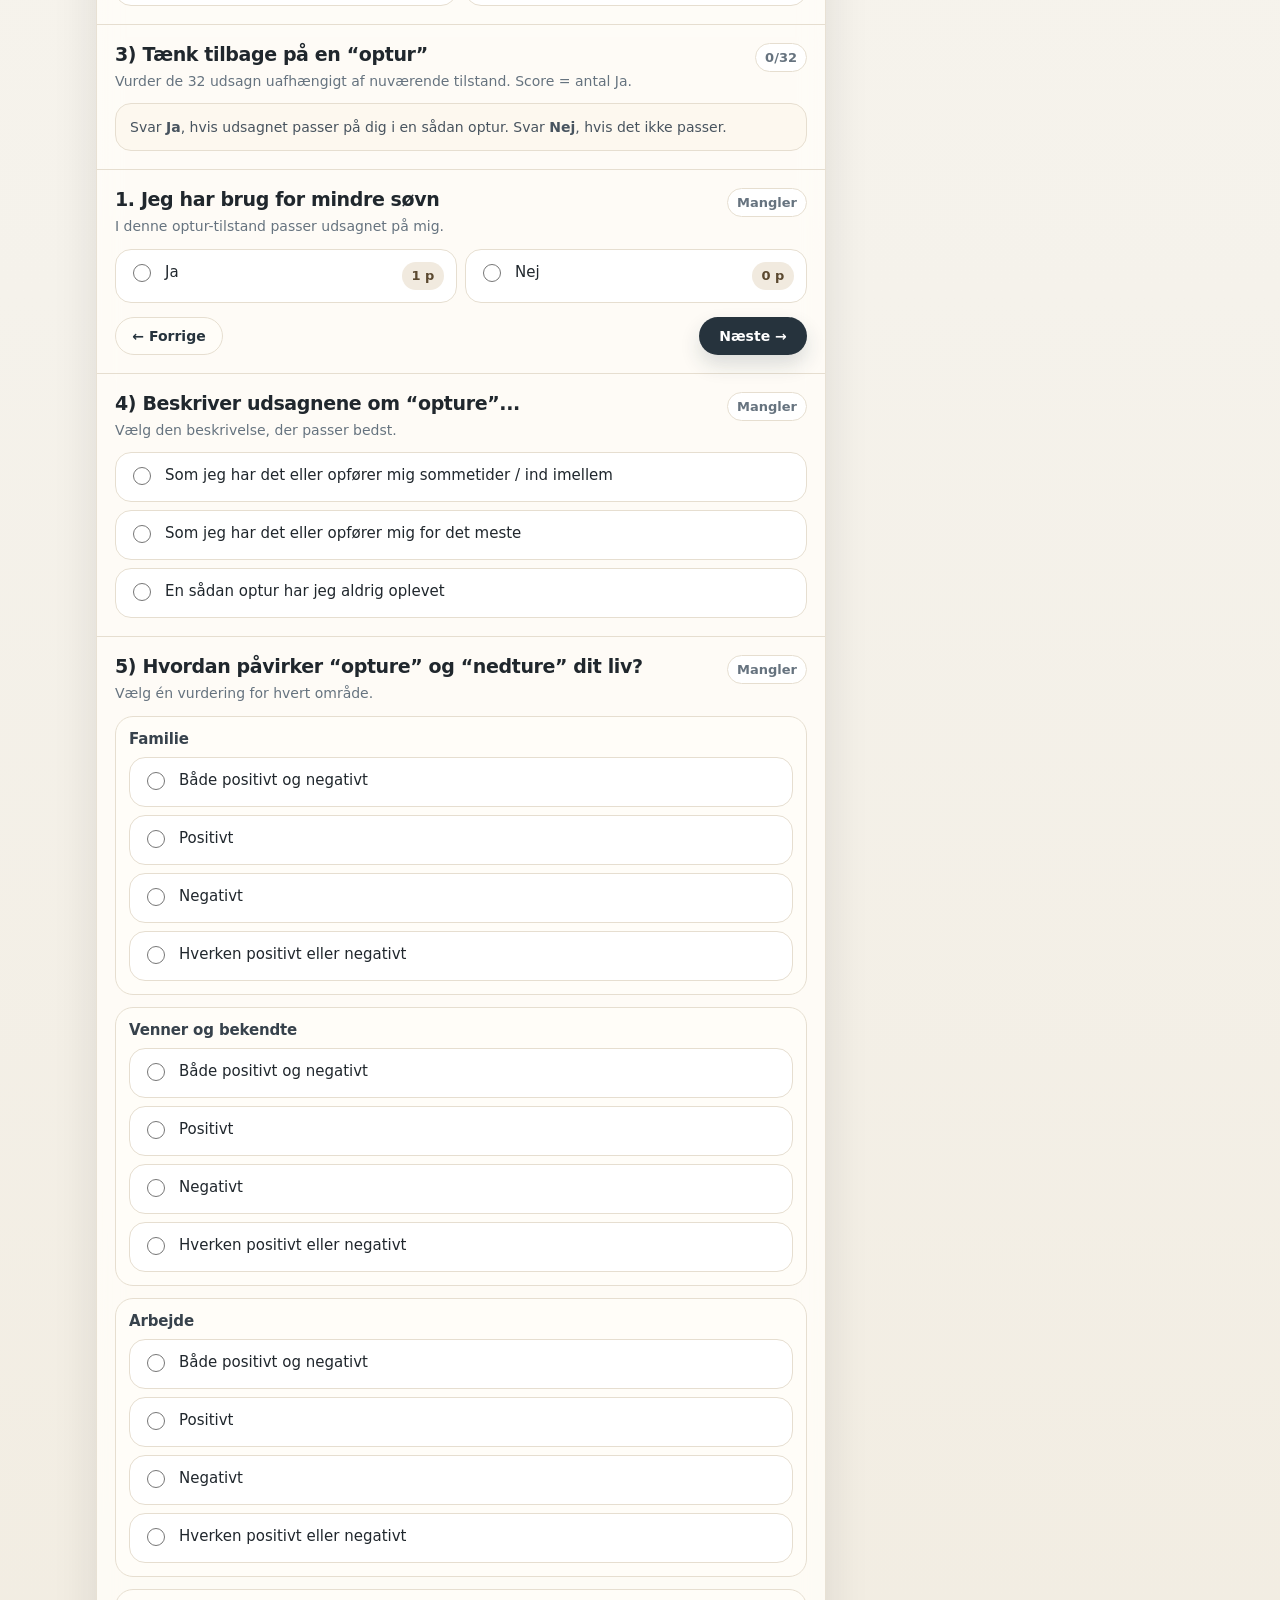
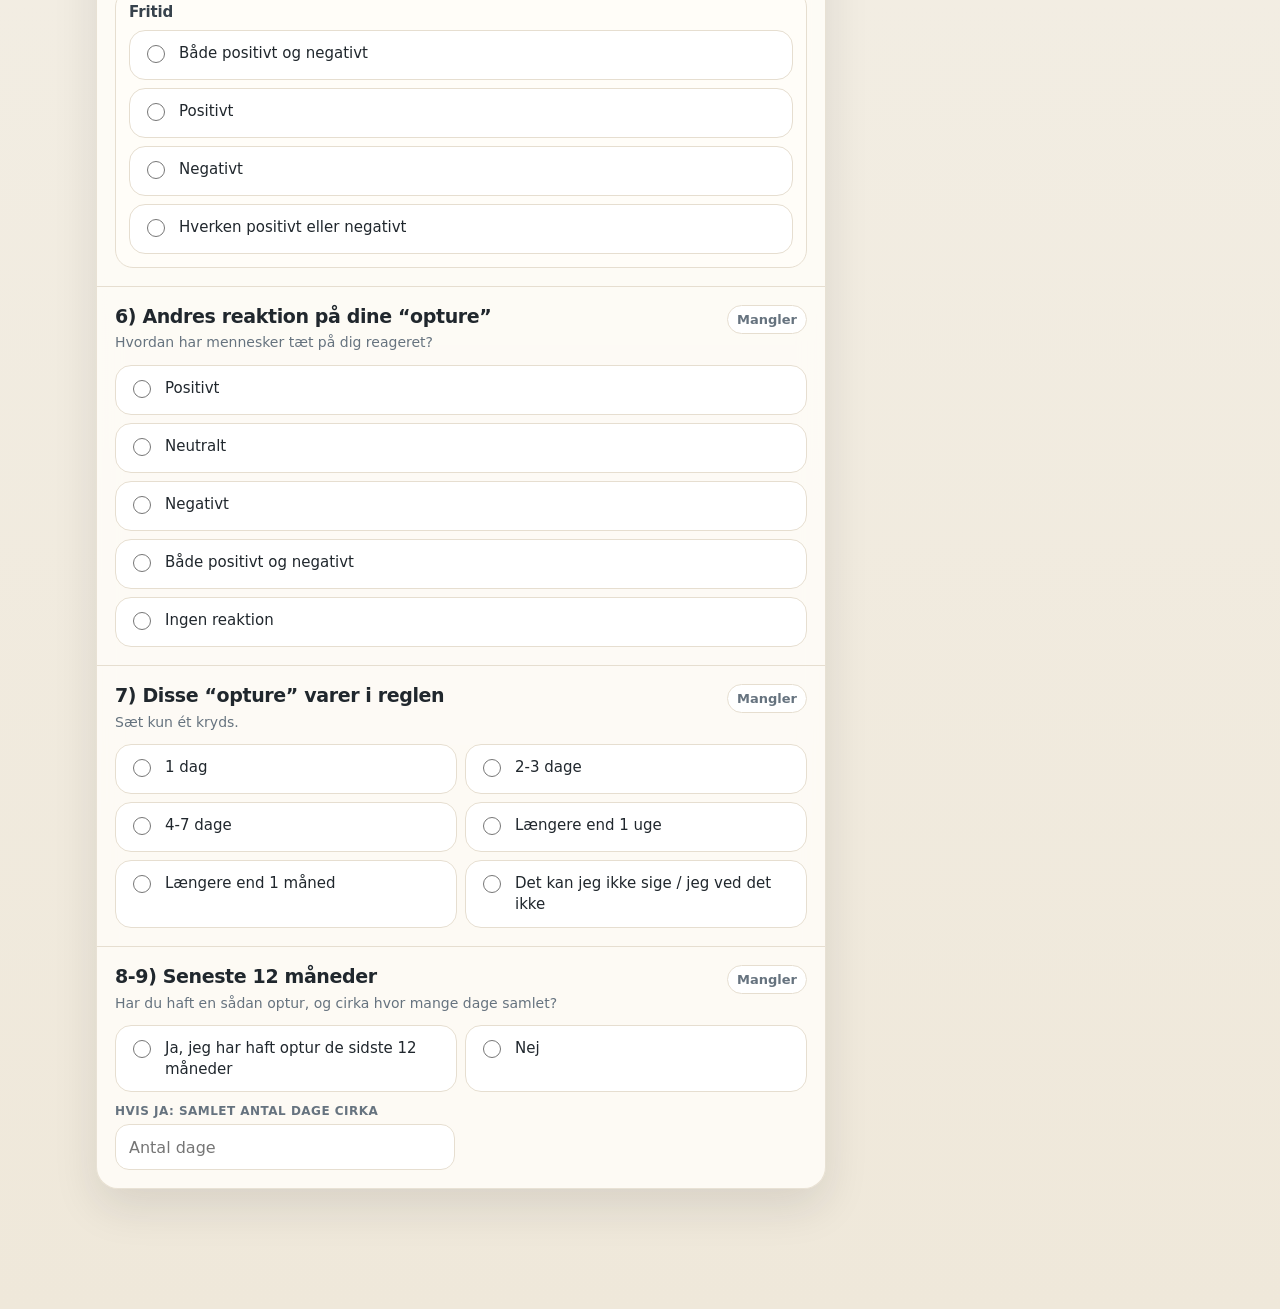
<file: hcl32/index.html>
<!doctype html>
<html lang="da">
<head>
  <meta charset="utf-8" />
  <meta name="viewport" content="width=device-width, initial-scale=1, viewport-fit=cover" />
  <meta name="theme-color" content="#26333d" />
  <meta name="apple-mobile-web-app-capable" content="yes" />
  <meta name="apple-mobile-web-app-title" content="Ratingskalaer" />
  <meta name="apple-mobile-web-app-status-bar-style" content="black-translucent" />
  <title>HCL-32 hypomani self-rating-skala</title>
  <style>
    :root{
      --bg:#f5f2eb;
      --panel:#fffdf8;
      --panel2:#fdf8ef;
      --text:#20272d;
      --muted:#66737f;
      --line:#e6ded0;
      --accent:#26333d;
      --accent2:#936f3a;
      --good:#1f6f55;
      --warn:#a46100;
      --bad:#a73434;
      --shadow:0 18px 45px rgba(28,31,35,.11);
      --radius:22px;
      --radius2:14px;
    }
    *{box-sizing:border-box}
    html{scroll-behavior:smooth}
    body{
      margin:0;
      font-family:Inter, ui-sans-serif, system-ui, -apple-system, BlinkMacSystemFont, "Segoe UI", sans-serif;
      color:var(--text);
      background:
        radial-gradient(circle at top left, rgba(147,111,58,.18), transparent 34rem),
        linear-gradient(180deg, #faf7f0 0%, var(--bg) 42%, #efe8da 100%);
      min-height:100vh;
    }
    button,input,select,textarea{font:inherit}
    .app{width:min(1120px,100%);margin:0 auto;padding:20px 16px 120px}
    .hero{position:relative;overflow:hidden;border:1px solid rgba(255,255,255,.48);border-radius:30px;background:linear-gradient(135deg,#26333d 0%,#314657 58%,#6f5632 100%);color:white;padding:28px;box-shadow:var(--shadow)}
    .hero:before{content:"";position:absolute;inset:auto -60px -100px auto;width:250px;height:250px;border-radius:50%;border:38px solid rgba(255,255,255,.08)}
    .hero-content{position:relative;z-index:1}
    .eyebrow{display:inline-flex;gap:8px;align-items:center;padding:7px 11px;border-radius:999px;background:rgba(255,255,255,.12);border:1px solid rgba(255,255,255,.18);font-size:13px;letter-spacing:.02em}
    h1{margin:16px 0 8px;font-size:clamp(30px,6vw,54px);line-height:1;letter-spacing:-.055em}
    .hero p{max-width:780px;margin:0;color:rgba(255,255,255,.84);font-size:16px;line-height:1.55}
    .hero-actions{display:flex;gap:10px;flex-wrap:wrap;margin-top:22px}
    .btn{border:0;border-radius:999px;padding:12px 16px;cursor:pointer;background:var(--accent);color:white;box-shadow:0 10px 20px rgba(38,51,61,.16);min-height:44px;transition:transform .15s ease, opacity .15s ease, background .15s ease;font-weight:750}
    .btn:hover{transform:translateY(-1px)}
    .btn:active{transform:translateY(0)}
    .btn.secondary{background:rgba(255,255,255,.14);border:1px solid rgba(255,255,255,.25)}
    .btn.light{background:#fffdf8;color:var(--accent);border:1px solid var(--line);box-shadow:none}
    .btn.danger{background:var(--bad)}
    .btn.small{padding:9px 12px;min-height:38px;font-size:14px}
    .grid{display:grid;grid-template-columns:minmax(0,1fr) 340px;gap:18px;align-items:start;margin-top:18px}
    .card{background:rgba(255,253,248,.86);border:1px solid rgba(230,222,208,.9);border-radius:var(--radius);box-shadow:var(--shadow);overflow:hidden;backdrop-filter:blur(12px)}
    .card.pad{padding:18px}
    .meta-grid{display:grid;grid-template-columns:repeat(2,minmax(0,1fr));gap:12px}
    .field label{display:block;font-size:12px;font-weight:750;color:var(--muted);margin:0 0 6px;text-transform:uppercase;letter-spacing:.04em}
    .field input,.field select{width:100%;border:1px solid var(--line);border-radius:14px;background:white;padding:12px 13px;color:var(--text);outline:none;min-height:46px}
    .field input:focus,.field select:focus{border-color:var(--accent2);box-shadow:0 0 0 4px rgba(147,111,58,.12)}
    .info-box{margin-top:12px;background:var(--panel2);border:1px solid var(--line);border-radius:16px;padding:13px 14px;color:#48545f;line-height:1.45;font-size:14px}
    .auto-row{display:flex;align-items:center;gap:10px;margin-top:12px;padding:11px 13px;border:1px solid var(--line);border-radius:16px;background:#fffdf8;color:#3f4a53;font-size:14px;font-weight:700;cursor:pointer}
    .auto-row input{width:18px;height:18px;accent-color:var(--accent2)}
    .section{padding:18px;border-bottom:1px solid var(--line);scroll-margin-top:88px}
    .section:last-child{border-bottom:0}
    body.single-hcl-mode #hclItems .section:not(.active-hcl-item){display:none}
    body.single-hcl-mode .toc a:not(.active){opacity:.45}
    .section-head{display:flex;gap:12px;justify-content:space-between;align-items:flex-start;margin-bottom:10px}
    .section-title-row{display:flex;align-items:center;gap:9px;flex-wrap:wrap}
    .section h2{margin:0;font-size:19px;line-height:1.2;letter-spacing:-.02em}
    .hint{margin:6px 0 0;color:var(--muted);line-height:1.4;font-size:14px}
    .status-pill{flex:0 0 auto;border-radius:999px;padding:6px 9px;border:1px solid var(--line);color:var(--muted);background:white;font-size:13px;white-space:nowrap;font-weight:750}
    .status-pill.done{color:white;background:var(--good);border-color:var(--good)}
    .options{display:grid;gap:8px;margin-top:12px}
    .options.two{grid-template-columns:repeat(2,minmax(0,1fr))}
    .options.four{grid-template-columns:repeat(4,minmax(0,1fr))}
    .option{display:grid;grid-template-columns:auto 1fr auto;gap:11px;align-items:start;cursor:pointer;background:white;border:1px solid var(--line);border-radius:16px;padding:12px 12px;transition:border-color .15s ease, box-shadow .15s ease, transform .15s ease, background .15s ease;min-height:50px}
    .option.simple{grid-template-columns:auto 1fr}
    .option:hover{transform:translateY(-1px);border-color:#d0bd9b}
    .option input{margin-top:2px;width:18px;height:18px;accent-color:var(--accent2)}
    .option .text{line-height:1.38;font-size:15px}
    .score-badge{display:inline-flex;align-items:center;justify-content:center;min-width:42px;height:28px;border-radius:999px;background:#f1eadf;color:#5b4930;font-size:13px;font-weight:800}
    .option:has(input:checked){background:#fffaf0;border-color:var(--accent2);box-shadow:0 0 0 4px rgba(147,111,58,.12)}
    .flow-controls{display:flex;justify-content:space-between;gap:10px;margin-top:14px}
    .flow-controls .btn{min-width:108px}
    .flow-controls .btn:disabled{opacity:.35;cursor:not-allowed;transform:none}
    .subgrid{display:grid;gap:12px;margin-top:12px}
    .domain{border:1px solid var(--line);background:#fffdf8;border-radius:18px;padding:13px}
    .domain h3{margin:0 0 9px;font-size:15px;color:#37424c;letter-spacing:-.01em}
    .domain .options{margin-top:0}
    .side{position:sticky;top:14px;display:grid;gap:14px}
    .score-card{background:#fffdf8;border:1px solid var(--line);border-radius:var(--radius);padding:18px;box-shadow:var(--shadow)}
    .score-top{display:flex;justify-content:space-between;gap:12px;align-items:flex-start}
    .score-label{margin:0;color:var(--muted);font-size:14px;font-weight:750}
    .score-number{margin:5px 0 0;font-size:54px;line-height:.9;font-weight:850;letter-spacing:-.07em;color:var(--accent)}
    .score-number span{font-size:17px;letter-spacing:0;color:var(--muted);font-weight:700}
    .severity{display:inline-flex;align-items:center;gap:8px;margin-top:12px;border-radius:999px;background:#f1eadf;padding:8px 11px;color:#5b4930;font-weight:800;font-size:14px;text-align:center}
    .severity.ok{background:#e6f1ec;color:#1f6f55}.severity.warn{background:#fff1d9;color:#8a5500}.severity.high{background:#f8dddd;color:#9b2b2b}
    .bar{height:12px;border-radius:999px;background:#ede5d8;overflow:hidden;margin:16px 0 8px}.bar>div{height:100%;width:0%;background:linear-gradient(90deg,var(--accent2),var(--accent));transition:width .2s ease}
    .progress-text{color:var(--muted);font-size:13px;line-height:1.35}.side-actions{display:flex;gap:8px;flex-wrap:wrap;margin-top:14px}
    .result-box{margin-top:14px;border-radius:16px;padding:13px 14px;background:#f6f0e6;border:1px solid var(--line);line-height:1.45;color:#3e4851;font-size:14px}
    .alert{display:none;margin-top:12px;border:1px solid rgba(164,97,0,.30);background:#fff3dd;color:#7b4a00;border-radius:16px;padding:12px 13px;line-height:1.4;font-size:14px;font-weight:650}.alert.show{display:block}
    .toc{display:grid;grid-template-columns:repeat(6,1fr);gap:6px}.toc a{display:flex;align-items:center;justify-content:center;height:34px;text-decoration:none;color:var(--muted);border:1px solid var(--line);border-radius:12px;background:white;font-size:13px;font-weight:800}.toc a.done{background:var(--good);border-color:var(--good);color:white}
    .quick-links{display:grid;gap:7px;margin-top:10px}.quick-links a{text-decoration:none;color:#43505b;border:1px solid var(--line);background:#fffdf8;border-radius:14px;padding:9px 10px;font-size:14px;font-weight:750}.quick-links a:hover{border-color:var(--accent2);background:#fffaf0}
    .toast{position:fixed;left:50%;bottom:22px;transform:translateX(-50%) translateY(25px);opacity:0;pointer-events:none;background:#20272d;color:white;border-radius:999px;padding:12px 16px;box-shadow:var(--shadow);transition:.2s ease;z-index:20}.toast.show{opacity:1;transform:translateX(-50%) translateY(0)}
    .bottom-bar{display:none;position:fixed;left:0;right:0;bottom:0;padding:10px 12px calc(10px + env(safe-area-inset-bottom));background:rgba(255,253,248,.92);border-top:1px solid var(--line);backdrop-filter:blur(16px);z-index:10}.bottom-inner{display:flex;align-items:center;justify-content:space-between;gap:10px;width:min(1120px,100%);margin:auto}.mini-score{font-weight:850;color:var(--accent)}.mini-score span{color:var(--muted);font-weight:650;font-size:13px}
    .install-note{font-size:13px;color:var(--muted);line-height:1.35;margin-top:10px}.source{font-size:12px;color:var(--muted);line-height:1.4;margin-top:14px}
    dialog{width:min(720px,calc(100% - 24px));border:0;border-radius:24px;padding:0;box-shadow:0 30px 80px rgba(0,0,0,.25);background:#fffdf8;color:var(--text)}dialog::backdrop{background:rgba(18,24,30,.42);backdrop-filter:blur(4px)}.dialog-pad{padding:20px}.dialog-pad h2{margin:0 0 8px;font-size:25px;letter-spacing:-.03em}.dialog-pad p{line-height:1.5;color:#4b5660}textarea.note-output{width:100%;min-height:260px;resize:vertical;border:1px solid var(--line);border-radius:14px;padding:12px;background:white;color:var(--text)}
    .hidden{display:none!important}
    @media (max-width:900px){.grid{grid-template-columns:1fr}.side{position:static;order:-1}.toc{grid-template-columns:repeat(8,1fr)}.bottom-bar{display:block}.score-card.compact-hide{display:none}.hero{padding:22px}.options.four{grid-template-columns:repeat(2,minmax(0,1fr))}}
    @media (max-width:560px){.app{padding:12px 10px 110px}.hero{border-radius:24px;padding:20px}.hero-actions .btn{flex:1 1 auto}.meta-grid{grid-template-columns:1fr}.section{padding:16px 12px}.section-head{display:block}.status-pill{display:inline-flex;margin-top:10px}.option{grid-template-columns:auto 1fr}.score-badge{grid-column:2;justify-self:start;height:24px;min-width:32px}.toc{grid-template-columns:repeat(6,1fr)}.options.two,.options.four{grid-template-columns:1fr}}

    a.btn{text-decoration:none;display:inline-flex;align-items:center;justify-content:center}
    .home-btn{backdrop-filter:blur(10px)}
    @media print{body{background:white}.hero,.side-actions,.bottom-bar,.toc,.quick-links,.btn,.toast,.flow-controls{display:none!important}.app{padding:0}.grid{display:block}.card,.score-card{box-shadow:none;border:1px solid #ccc;background:white}.section{break-inside:avoid;padding:10px 0}.option{display:none}.option:has(input:checked){display:grid;box-shadow:none;border:1px solid #999;background:white}.score-card{margin-bottom:12px}}
  </style>

  <link rel="manifest" href="../manifest.webmanifest" />
  <link rel="apple-touch-icon" href="../icon-192.png" />
</head>
<body>
  <main class="app">
    <section class="hero">
      <div class="hero-content">
        <div class="eyebrow">HCL-32 · Hypomani self-rating-skala · v1.0.1 med enkelvis/vis alle</div>
        <h1>HCL-32 hypomani-skala</h1>
        <p>Kryds af i skemaet. Appen tæller antal <strong>Ja</strong> i de 32 HCL-spørgsmål, viser samlet screeningsscore og laver en kort journaltekst. Data gemmes kun lokalt i browseren og sendes ingen steder.</p>
        <div class="hero-actions">
          <a class="btn secondary home-btn" href="../index.html">← Forside</a>
          <button class="btn secondary" type="button" onclick="document.querySelector('#sec-current').scrollIntoView()">Start vurdering</button>
          <button class="btn secondary" type="button" id="openNoteTop">Lav journaltekst</button>
          <button class="btn secondary" type="button" onclick="window.print()">Print / gem som PDF</button>
        </div>
      </div>
    </section>

    <section class="grid">
      <div class="card" id="formCard">
        <div class="card pad">
          <div class="meta-grid">
            <div class="field"><label for="patientId">Patient-ID / initialer</label><input id="patientId" autocomplete="off" placeholder="Undgå CPR" /></div>
            <div class="field"><label for="age">Alder</label><input id="age" type="number" min="0" max="120" autocomplete="off" /></div>
            <div class="field"><label for="sex">Køn</label><select id="sex"><option value="">Ikke angivet</option><option>Mand</option><option>Kvinde</option><option>Andet / ikke oplyst</option></select></div>
            <div class="field"><label for="center">Center</label><input id="center" autocomplete="off" /></div>
            <div class="field"><label for="number">Nummer</label><input id="number" autocomplete="off" /></div>
            <div class="field"><label for="date">Dato</label><input id="date" type="date" /></div>
          </div>
          <div class="info-box">
            HCL-32 er en <strong>selvrapporteret screeningsskala</strong> for hypomane symptomer. Resultatet er ikke en diagnose. En høj score skal altid holdes op mod varighed, funktionspåvirkning, pårørendes observationer, medicin/substanser og differentialdiagnoser.
            <br><br><strong>Auto-næste:</strong> Når et svar vælges, hopper appen videre til næste relevante felt. Det kan slås fra herunder. Du kan også vælge at vise alle HCL-items på én gang.
          </div>
          <label class="auto-row" for="autoNext"><input id="autoNext" type="checkbox" checked> Hop automatisk videre efter svar</label>
          <label class="auto-row" for="showAllItems"><input id="showAllItems" type="checkbox"> Vis alle HCL-items på én gang</label>
        </div>

        <form id="hclForm" autocomplete="off">
          <section class="section" id="sec-current" data-section="current">
            <div class="section-head"><div><div class="section-title-row"><h2>1) Hvordan har du det lige for tiden?</h2></div><p class="hint">Sæt kun ét kryds.</p></div><span class="status-pill" id="pill-current">Mangler</span></div>
            <div class="options" id="currentOptions"></div>
          </section>

          <section class="section" id="sec-usual" data-section="usual">
            <div class="section-head"><div><div class="section-title-row"><h2>2) Hvordan plejer du at have det sammenlignet med andre?</h2></div><p class="hint">Uafhængigt af den aktuelle tilstand. Sæt kun ét kryds.</p></div><span class="status-pill" id="pill-usual">Mangler</span></div>
            <div class="options two" id="usualOptions"></div>
          </section>

          <section class="section" id="sec-hcl-intro">
            <div class="section-head"><div><div class="section-title-row"><h2>3) Tænk tilbage på en “optur”</h2></div><p class="hint">Vurder de 32 udsagn uafhængigt af nuværende tilstand. Score = antal Ja.</p></div><span class="status-pill" id="pill-hcl-total">0/32</span></div>
            <div class="info-box">Svar <strong>Ja</strong>, hvis udsagnet passer på dig i en sådan optur. Svar <strong>Nej</strong>, hvis det ikke passer.</div>
          </section>

          <div id="hclItems"></div>

          <section class="section" id="sec-pattern" data-section="pattern">
            <div class="section-head"><div><div class="section-title-row"><h2>4) Beskriver udsagnene om “opture”...</h2></div><p class="hint">Vælg den beskrivelse, der passer bedst.</p></div><span class="status-pill" id="pill-pattern">Mangler</span></div>
            <div class="options" id="patternOptions"></div>
          </section>

          <section class="section followup" id="sec-life">
            <div class="section-head"><div><div class="section-title-row"><h2>5) Hvordan påvirker “opture” og “nedture” dit liv?</h2></div><p class="hint">Vælg én vurdering for hvert område.</p></div><span class="status-pill" id="pill-life">Mangler</span></div>
            <div class="subgrid" id="lifeGrid"></div>
          </section>

          <section class="section followup" id="sec-reaction" data-section="reaction">
            <div class="section-head"><div><div class="section-title-row"><h2>6) Andres reaktion på dine “opture”</h2></div><p class="hint">Hvordan har mennesker tæt på dig reageret?</p></div><span class="status-pill" id="pill-reaction">Mangler</span></div>
            <div class="options" id="reactionOptions"></div>
          </section>

          <section class="section sometimesOnly" id="sec-duration" data-section="duration">
            <div class="section-head"><div><div class="section-title-row"><h2>7) Disse “opture” varer i reglen</h2></div><p class="hint">Sæt kun ét kryds.</p></div><span class="status-pill" id="pill-duration">Mangler</span></div>
            <div class="options two" id="durationOptions"></div>
          </section>

          <section class="section sometimesOnly" id="sec-last12">
            <div class="section-head"><div><div class="section-title-row"><h2>8-9) Seneste 12 måneder</h2></div><p class="hint">Har du haft en sådan optur, og cirka hvor mange dage samlet?</p></div><span class="status-pill" id="pill-last12">Mangler</span></div>
            <div class="options two" id="last12Options"></div>
            <div class="meta-grid" style="margin-top:12px">
              <div class="field"><label for="days">Hvis ja: samlet antal dage cirka</label><input id="days" type="number" min="0" step="1" placeholder="Antal dage" /></div>
            </div>
          </section>
        </form>
      </div>

      <aside class="side">
        <section class="score-card">
          <div class="score-top">
            <div><p class="score-label">Samlet HCL-32</p><div class="score-number" id="scoreNumber">0 <span>/ 32</span></div></div>
            <div class="severity ok" id="severityBadge">Ikke færdig</div>
          </div>
          <div class="bar"><div id="progressBar"></div></div>
          <div class="progress-text" id="progressText">0 af 32 HCL-items udfyldt.</div>
          <div class="alert" id="riskAlert">Der er markeret Ja ved et eller flere risikoprægede punkter. Drøft konsekvenser, impulskontrol, økonomi, sex, alkohol/medicin og trafiksikkerhed direkte.</div>
          <div class="result-box" id="resultBox">Udfyld de 32 HCL-items for at få screeningsresultatet.</div>
          <div class="side-actions">
            <button class="btn small" type="button" id="openNote">Journaltekst</button>
            <button class="btn small light" type="button" id="copySummary">Kopiér resultat</button>
            <button class="btn small light" type="button" id="exportJson">Eksportér JSON</button>
            <button class="btn small danger" type="button" id="resetBtn">Nulstil</button>
          </div>
          <div class="install-note">Kan lægges på GitHub Pages og installeres som app på mobil. Ingen backend.</div>
          <div class="source">Kildegrundlag: Hypomani self-rating-skala (HCL-32), dansk version Hillerød 25.4.06. Denne webapp er kun en digital beregner og erstatter ikke klinisk vurdering.</div>
        </section>

        <section class="score-card compact-hide">
          <p class="score-label">Hop til del</p>
          <div class="quick-links">
            <a href="#sec-current">1 · Aktuel tilstand</a><a href="#sec-usual">2 · Vanligt niveau</a><a href="#sec-hcl-intro">3 · HCL-items</a><a href="#sec-pattern">4 · Mønster</a><a href="#sec-life">5 · Påvirkning</a><a href="#sec-reaction">6 · Andres reaktion</a><a href="#sec-duration">7 · Varighed</a><a href="#sec-last12">8-9 · 12 måneder</a>
          </div>
        </section>

        <section class="score-card compact-hide">
          <p class="score-label" style="margin-bottom:10px">Hop til HCL-item</p>
          <nav class="toc" id="toc"></nav>
        </section>
      </aside>
    </section>
  </main>

  <div class="bottom-bar"><div class="bottom-inner"><div class="mini-score"><span>HCL-32</span><br><span id="miniStatus">0/32 udfyldt</span></div><button class="btn small" type="button" onclick="document.querySelector('.side').scrollIntoView()">Se score</button></div></div>

  <dialog id="noteDialog"><div class="dialog-pad"><h2>Journaltekst</h2><p>Teksten opdateres ud fra de valgte svar. Ret den, så den passer til den kliniske vurdering.</p><textarea class="note-output" id="noteOutput"></textarea><div class="side-actions"><button class="btn small" type="button" id="copyNote">Kopiér tekst</button><button class="btn small light" type="button" onclick="noteDialog.close()">Luk</button></div></div></dialog>
  <div class="toast" id="toast">Kopieret</div>

  <script>
    const VERSION = "1.0.1";
    const STORAGE_KEY = "hcl32-hamd-layout-state-v1";
    const CUTOFF = 14;

    const currentOptions = ["Meget værre end jeg plejer","Værre end jeg plejer","Lidt værre end jeg plejer","Hverken bedre eller værre end jeg plejer","Lidt bedre end jeg plejer","Bedre end jeg plejer","Meget bedre end jeg plejer"];
    const usualOptions = ["Altid relativt stabil og afbalanceret","Altid relativt høj, dvs. højere end gennemsnittet","Altid relativt lav, dvs. lavere end gennemsnittet","Igen og igen præget af svingninger opad og nedad"];
    const hclItems = [
      "Jeg har brug for mindre søvn",
      "Jeg er mere energisk og aktiv",
      "Jeg har større selvtillid",
      "Jeg føler større glæde ved mit arbejde",
      "Jeg er mere selskabelig (flere telefonsamtaler, går mere i byen)",
      "Jeg er rejselysten og tager oftere på rejse",
      "Jeg har tendens til at køre hurtigere og mere risikobetonet",
      "Jeg bruger flere eller for mange penge",
      "Jeg tager flere chancer (i forretningssammenhæng eller i hverdagen)",
      "Jeg er fysisk aktiv (idræt mm.)",
      "Jeg lægger flere planer",
      "Jeg får flere idéer, er mere kreativ",
      "Jeg er mindre genert og tilbageholdende",
      "Mit tøj/min make-up er mere farverigt og ekstravagant",
      "Jeg er eller vil gerne være sammen med flere mennesker",
      "Jeg er mere interesseret i sex og/eller føler større sexlyst",
      "Jeg flirter mere og/eller er seksuelt mere aktiv",
      "Jeg er mere snakkesalig",
      "Jeg tænker hurtigere",
      "Jeg kommer med flere vittigheder og ordspil",
      "Jeg bliver let distraheret",
      "Jeg begynder hele tiden på noget nyt",
      "Mine tanker springer fra det ene emne til det andet",
      "Alting falder mig lettere og/eller går hurtigere",
      "Jeg er utålmodig og/eller bliver lettere irriteret",
      "Jeg kan være trættende for andre eller gå dem på nerverne",
      "Jeg kommer let op at skændes med folk",
      "Mit humør er klart bedre og mere optimistisk",
      "Jeg drikker mere kaffe",
      "Jeg ryger mere",
      "Jeg drikker mere alkohol",
      "Jeg tager flere medikamenter (beroligende, stimulerende)"
    ];
    const patternOptions = [
      {value:"Sommetider", text:"Som jeg har det eller opfører mig sommetider / ind imellem"},
      {value:"For det meste", text:"Som jeg har det eller opfører mig for det meste"},
      {value:"Aldrig", text:"En sådan optur har jeg aldrig oplevet"}
    ];
    const lifeDomains = [
      {id:"family", title:"Familie"},
      {id:"friends", title:"Venner og bekendte"},
      {id:"work", title:"Arbejde"},
      {id:"free", title:"Fritid"}
    ];
    const lifeOptions = ["Både positivt og negativt","Positivt","Negativt","Hverken positivt eller negativt"];
    const reactionOptions = ["Positivt","Neutralt","Negativt","Både positivt og negativt","Ingen reaktion"];
    const durationOptions = ["1 dag","2-3 dage","4-7 dage","Længere end 1 uge","Længere end 1 måned","Det kan jeg ikke sige / jeg ved det ikke"];
    const last12Options = ["Ja","Nej"];
    const riskIndexes = new Set([7,8,9,16,17,25,26,27,31,32]);

    const form = document.getElementById("hclForm");
    const toc = document.getElementById("toc");
    const scoreNumber = document.getElementById("scoreNumber");
    const progressBar = document.getElementById("progressBar");
    const progressText = document.getElementById("progressText");
    const resultBox = document.getElementById("resultBox");
    const severityBadge = document.getElementById("severityBadge");
    const riskAlert = document.getElementById("riskAlert");
    const miniStatus = document.getElementById("miniStatus");
    const toast = document.getElementById("toast");
    const noteDialog = document.getElementById("noteDialog");
    const noteOutput = document.getElementById("noteOutput");
    const autoNext = document.getElementById("autoNext");
    const showAllItems = document.getElementById("showAllItems");
    let currentHclItem = 1;
    const patientIdInput = document.getElementById("patientId");
    const ageInput = document.getElementById("age");
    const sexInput = document.getElementById("sex");
    const centerInput = document.getElementById("center");
    const numberInput = document.getElementById("number");
    const dateInput = document.getElementById("date");
    const daysInput = document.getElementById("days");
    let autoAdvanceTimer = null;

    function escapeHtml(str){return String(str).replace(/[&<>'"]/g, char => ({"&":"&amp;","<":"&lt;",">":"&gt;","'":"&#39;","\"":"&quot;"}[char]));}

    function optionHtml(name, value, text, opts={}){
      const cls = opts.simple ? "option simple" : "option";
      const badge = opts.badge ? `<span class="score-badge">${escapeHtml(opts.badge)}</span>` : "";
      return `<label class="${cls}"><input type="radio" name="${escapeHtml(name)}" value="${escapeHtml(value)}" ${opts.data ? opts.data : ""}><span class="text">${escapeHtml(text)}</span>${badge}</label>`;
    }

    function render(){
      document.getElementById("currentOptions").innerHTML = currentOptions.map(v => optionHtml("current", v, v, {simple:true, data:'data-next-target="sec-usual"'})).join("");
      document.getElementById("usualOptions").innerHTML = usualOptions.map(v => optionHtml("usual", v, v, {simple:true, data:'data-next-target="hcl-item-1"'})).join("");
      document.getElementById("hclItems").innerHTML = hclItems.map((text, i) => {
        const num = i + 1;
        return `<section class="section" id="hcl-item-${num}">
          <div class="section-head">
            <div><div class="section-title-row"><h2>${num}. ${escapeHtml(text)}</h2></div><p class="hint">I denne optur-tilstand passer udsagnet på mig.</p></div>
            <span class="status-pill" id="pill-q-${num}">Mangler</span>
          </div>
          <div class="options two">
            ${optionHtml(`q${num}`, "ja", "Ja", {badge:"1 p", data:`data-hcl-item="${num}"`})}
            ${optionHtml(`q${num}`, "nej", "Nej", {badge:"0 p", data:`data-hcl-item="${num}"`})}
          </div>
          <div class="flow-controls">
            <button class="btn small light" type="button" data-prev-target="${num === 1 ? "sec-usual" : "hcl-item-" + (num - 1)}">← Forrige</button>
            <button class="btn small" type="button" data-next-target="${num === hclItems.length ? "sec-pattern" : "hcl-item-" + (num + 1)}">${num === hclItems.length ? "Videre →" : "Næste →"}</button>
          </div>
        </section>`;
      }).join("");
      document.getElementById("patternOptions").innerHTML = patternOptions.map(v => optionHtml("pattern", v.value, v.text, {simple:true})).join("");
      document.getElementById("lifeGrid").innerHTML = lifeDomains.map(domain => `<div class="domain"><h3>${escapeHtml(domain.title)}</h3><div class="options">${lifeOptions.map(v => optionHtml(`life-${domain.id}`, v, v, {simple:true})).join("")}</div></div>`).join("");
      document.getElementById("reactionOptions").innerHTML = reactionOptions.map(v => optionHtml("reaction", v, v, {simple:true})).join("");
      document.getElementById("durationOptions").innerHTML = durationOptions.map(v => optionHtml("duration", v, v, {simple:true})).join("");
      document.getElementById("last12Options").innerHTML = last12Options.map(v => optionHtml("last12", v, v === "Ja" ? "Ja, jeg har haft optur de sidste 12 måneder" : "Nej", {simple:true})).join("");
      toc.innerHTML = hclItems.map((_, i) => `<a href="#hcl-item-${i+1}" id="toc-${i+1}">${i+1}</a>`).join("");
    }

    
    function setActiveHclItem(num, shouldScroll=true){
      currentHclItem = Math.min(Math.max(Number(num) || 1, 1), hclItems.length);
      document.body.classList.toggle("single-hcl-mode", !showAllItems?.checked);
      document.querySelectorAll("#hclItems .section").forEach((el, idx) => el.classList.toggle("active-hcl-item", idx + 1 === currentHclItem));
      document.querySelectorAll(".toc a").forEach((el, idx) => el.classList.toggle("active", idx + 1 === currentHclItem));
      if(shouldScroll){
        const target = document.getElementById(`hcl-item-${currentHclItem}`);
        if(target) target.scrollIntoView({behavior:"smooth", block:"start"});
      }
    }

    function selectedValue(name){return document.querySelector(`input[name="${name}"]:checked`)?.value || "";}
    function setPill(id, done, text){const el=document.getElementById(id); if(!el) return; el.textContent = text || (done ? "Udfyldt" : "Mangler"); el.classList.toggle("done", !!done);}
    function getMeta(){return {patientId:patientIdInput.value.trim(), age:ageInput.value, sex:sexInput.value, center:centerInput.value.trim(), number:numberInput.value.trim(), date:dateInput.value};}
    function getAnswers(){return hclItems.map((_, i) => selectedValue(`q${i+1}`));}
    function getScore(){return getAnswers().filter(v => v === "ja").length;}
    function getAnsweredCount(){return getAnswers().filter(Boolean).length;}
    function getRiskYes(){return [...riskIndexes].filter(num => selectedValue(`q${num}`) === "ja");}

    function update(){
      const score = getScore();
      const answered = getAnsweredCount();
      const pct = answered / hclItems.length * 100;
      scoreNumber.innerHTML = `${score} <span>/ 32</span>`;
      progressBar.style.width = `${pct}%`;
      progressText.textContent = `${answered} af 32 HCL-items udfyldt.`;
      miniStatus.textContent = `${score}/32 · ${answered}/32 udfyldt`;
      document.getElementById("pill-hcl-total").textContent = `${answered}/32`;
      document.getElementById("pill-hcl-total").classList.toggle("done", answered === 32);

      hclItems.forEach((_, i) => {
        const num = i + 1;
        const val = selectedValue(`q${num}`);
        setPill(`pill-q-${num}`, !!val, val ? (val === "ja" ? "Ja" : "Nej") : "Mangler");
        const tocEl = document.getElementById(`toc-${num}`);
        if(tocEl) tocEl.classList.toggle("done", !!val);
      });

      setPill("pill-current", !!selectedValue("current"));
      setPill("pill-usual", !!selectedValue("usual"));
      setPill("pill-pattern", !!selectedValue("pattern"));
      setPill("pill-reaction", !!selectedValue("reaction"));
      setPill("pill-duration", !!selectedValue("duration"));
      setPill("pill-last12", !!selectedValue("last12"), selectedValue("last12") ? "Udfyldt" : "Mangler");
      const lifeDone = lifeDomains.every(d => !!selectedValue(`life-${d.id}`));
      setPill("pill-life", lifeDone);

      const pattern = selectedValue("pattern");
      document.querySelectorAll(".followup").forEach(el => el.classList.toggle("hidden", pattern === "Aldrig"));
      document.querySelectorAll(".sometimesOnly").forEach(el => el.classList.toggle("hidden", pattern === "Aldrig" || pattern === "For det meste"));

      riskAlert.classList.toggle("show", getRiskYes().length > 0);

      if(answered < hclItems.length){
        severityBadge.className = "severity ok";
        severityBadge.textContent = "Ikke færdig";
        resultBox.innerHTML = `Udfyld de resterende <strong>${hclItems.length - answered}</strong> HCL-items for at få screeningsresultatet.`;
      } else if(score >= CUTOFF){
        severityBadge.className = "severity high";
        severityBadge.textContent = "Forhøjet score";
        resultBox.innerHTML = `Score er <strong>${score}/32</strong>, altså på eller over den ofte anvendte cut-off på <strong>${CUTOFF}</strong>. Det er ikke en diagnose, men det skal ikke bagatelliseres: lav ordentlig klinisk vurdering af hypomani/mani, varighed, funktionspåvirkning, risikoadfærd, substanser/medicin og differentialdiagnoser.`;
      } else {
        severityBadge.className = "severity ok";
        severityBadge.textContent = "Under cut-off";
        resultBox.innerHTML = `Score er <strong>${score}/32</strong>, altså under cut-off på <strong>${CUTOFF}</strong>. Det udelukker ikke bipolaritet eller hypomani, men skemaet giver ikke i sig selv en forhøjet HCL-32 screeningsscore.`;
      }
      updateNote();
      saveState();
    }

    function updateNote(){
      const meta = getMeta();
      const score = getScore();
      const answered = getAnsweredCount();
      const pattern = selectedValue("pattern") || "ikke angivet";
      const current = selectedValue("current") || "ikke angivet";
      const usual = selectedValue("usual") || "ikke angivet";
      const reaction = selectedValue("reaction") || "ikke angivet";
      const duration = selectedValue("duration") || "ikke angivet";
      const last12 = selectedValue("last12") || "ikke angivet";
      const daysVal = daysInput.value ? `${daysInput.value} dage` : "ikke angivet";
      const yesItems = hclItems.map((t,i)=>({num:i+1,text:t,val:selectedValue(`q${i+1}`)})).filter(x=>x.val==="ja").map(x=>`${x.num}. ${x.text}`);
      const risk = getRiskYes();
      const life = lifeDomains.map(d => `${d.title}: ${selectedValue(`life-${d.id}`) || "ikke angivet"}`).join("; ");
      const interpretation = answered < 32 ? "HCL-32 er ikke færdigudfyldt." : (score >= CUTOFF ? `Forhøjet screeningsscore (≥${CUTOFF}); kræver klinisk vurdering og kan ikke stå alene som diagnose.` : `Under cut-off ${CUTOFF}; udelukker ikke hypomani/bipolaritet, men giver ikke i sig selv forhøjet screeningsscore.`);
      noteOutput.value = `HCL-32 udfyldt${meta.date ? " d. " + meta.date : ""}${meta.patientId ? " for " + meta.patientId : ""}.

Aktuel tilstand: ${current}.
Vanligt niveau sammenlignet med andre: ${usual}.

HCL-32 score: ${score}/32 (${answered}/32 items besvaret). ${interpretation}

Udsagnene beskriver opture: ${pattern}.
Påvirkning af livsområder: ${life}.
Andres reaktion: ${reaction}.
Varighed: ${duration}.
Optur sidste 12 måneder: ${last12}. Samlet antal dage: ${daysVal}.

Ja-markerede HCL-items:
${yesItems.length ? yesItems.map(x => "- " + x).join("\n") : "- Ingen eller ikke udfyldt"}

Risikoprægede ja-svar: ${risk.length ? risk.join(", ") : "ingen markeret"}.

Skemaet tolkes sammen med klinisk anamnese, funktionsniveau, varighed, pårørendeoplysninger, medicin/substanser og differentialdiagnoser.`;
    }

    function collectState(){
      const radios = {};
      document.querySelectorAll('input[type="radio"]:checked').forEach(i => radios[i.name] = i.value);
      return {version:VERSION, meta:getMeta(), radios, days:daysInput.value, autoNext:autoNext.checked, showAllItems:showAllItems.checked, currentHclItem};
    }
    function saveState(){localStorage.setItem(STORAGE_KEY, JSON.stringify(collectState()));}
    function loadState(){
      try{
        const state = JSON.parse(localStorage.getItem(STORAGE_KEY) || "{}");
        if(state.meta){patientIdInput.value=state.meta.patientId||""; ageInput.value=state.meta.age||""; sexInput.value=state.meta.sex||""; centerInput.value=state.meta.center||""; numberInput.value=state.meta.number||""; dateInput.value=state.meta.date||"";}
        if(state.radios){Object.entries(state.radios).forEach(([name,value]) => {document.querySelectorAll(`input[name="${name}"]`).forEach(input => {if(input.value === value) input.checked = true;});});}
        if(state.days !== undefined) daysInput.value = state.days;
        if(typeof state.autoNext === "boolean") autoNext.checked = state.autoNext;
        if(typeof state.showAllItems === "boolean") showAllItems.checked = state.showAllItems;
        if(state.currentHclItem) currentHclItem = state.currentHclItem;
      }catch(e){}
      if(!dateInput.value) dateInput.value = new Date().toISOString().slice(0,10);
    }

    function targetAfterChange(input){
      if(input.dataset.nextTarget) return input.dataset.nextTarget;
      if(input.dataset.hclItem){
        const num = Number(input.dataset.hclItem);
        return num >= hclItems.length ? "sec-pattern" : `hcl-item-${num+1}`;
      }
      if(input.name === "pattern"){
        if(input.value === "Aldrig") return "resultBox";
        if(input.value === "For det meste") return "sec-life";
        return "sec-life";
      }
      if(input.name && input.name.startsWith("life-")){
        const allDone = lifeDomains.every(d => !!selectedValue(`life-${d.id}`));
        return allDone ? "sec-reaction" : "sec-life";
      }
      if(input.name === "reaction"){
        const pattern = selectedValue("pattern");
        return pattern === "For det meste" ? "resultBox" : "sec-duration";
      }
      if(input.name === "duration") return "sec-last12";
      if(input.name === "last12") return input.value === "Ja" ? "days" : "resultBox";
      return null;
    }

    function scrollToId(id){
      const hclMatch = String(id || "").match(/^hcl-item-(\d+)$/);
      if(hclMatch){
        setActiveHclItem(Number(hclMatch[1]), true);
        return;
      }
      const el = document.getElementById(id);
      if(el) el.scrollIntoView({behavior:"smooth", block:"start"});
    }
    function maybeAutoAdvance(input){
      if(!autoNext.checked) return;
      const target = targetAfterChange(input);
      if(!target) return;
      clearTimeout(autoAdvanceTimer);
      autoAdvanceTimer = setTimeout(() => {
        if(target === "days") { daysInput.focus(); daysInput.scrollIntoView({behavior:"smooth", block:"center"}); return; }
        if(target === "resultBox") { document.querySelector(".side").scrollIntoView({behavior:"smooth", block:"start"}); return; }
        scrollToId(target);
      }, 180);
    }

    function resetAll(){
      localStorage.removeItem(STORAGE_KEY);
      document.querySelectorAll('input[type="radio"]').forEach(i => i.checked = false);
      [patientIdInput, ageInput, centerInput, numberInput, daysInput].forEach(i => i.value = "");
      sexInput.value = "";
      dateInput.value = new Date().toISOString().slice(0,10);
      autoNext.checked = true;
      showAllItems.checked = false;
      currentHclItem = 1;
      setActiveHclItem(currentHclItem, false);
      update();
      showToast("Nulstillet");
      window.scrollTo({top:0, behavior:"smooth"});
    }

    async function copyText(text, message="Kopieret"){
      try{await navigator.clipboard.writeText(text); showToast(message);}catch(e){showToast("Kunne ikke kopiere");}
    }
    function showToast(message){toast.textContent = message; toast.classList.add("show"); setTimeout(() => toast.classList.remove("show"), 1800);}
    function exportJson(){
      const data = {type:"HCL-32", version:VERSION, cutoff:CUTOFF, meta:getMeta(), state:collectState(), score:getScore(), answered:getAnsweredCount(), exportedAt:new Date().toISOString()};
      const blob = new Blob([JSON.stringify(data, null, 2)], {type:"application/json"});
      const url = URL.createObjectURL(blob);
      const a = document.createElement("a");
      a.href = url; a.download = `hcl-32-${new Date().toISOString().slice(0,10)}.json`; a.click(); URL.revokeObjectURL(url);
    }

    render();
    loadState();
    setActiveHclItem(currentHclItem, false);
    update();

    document.addEventListener("click", e => {
      const tocLink = e.target.closest('#toc a[href^="#hcl-item-"]');
      if(tocLink){
        e.preventDefault();
        const num = Number(tocLink.getAttribute("href").replace("#hcl-item-", ""));
        setActiveHclItem(num, true);
        return;
      }
      const prevBtn = e.target.closest("[data-prev-target]");
      if(prevBtn){scrollToId(prevBtn.dataset.prevTarget); return;}
      const nextBtn = e.target.closest("[data-next-target]");
      if(nextBtn){scrollToId(nextBtn.dataset.nextTarget); return;}
    });
    document.addEventListener("change", e => {
      if(e.target.matches('input[type="radio"]')){update(); maybeAutoAdvance(e.target); return;}
      if(e.target.matches('#patientId,#age,#sex,#center,#number,#date,#days,#autoNext,#showAllItems')){ if(e.target.id === 'showAllItems') setActiveHclItem(currentHclItem, false); update(); }
    });
    document.addEventListener("input", e => {if(e.target.matches('#patientId,#age,#center,#number,#date,#days')) update();});
    document.getElementById("resetBtn").addEventListener("click", resetAll);
    document.getElementById("copySummary").addEventListener("click", () => copyText(noteOutput.value, "Resultat kopieret"));
    document.getElementById("copyNote").addEventListener("click", () => copyText(noteOutput.value, "Journaltekst kopieret"));
    document.getElementById("exportJson").addEventListener("click", exportJson);
    document.getElementById("openNote").addEventListener("click", () => { updateNote(); noteDialog.showModal(); });
    document.getElementById("openNoteTop").addEventListener("click", () => { updateNote(); noteDialog.showModal(); });

    if("serviceWorker" in navigator){window.addEventListener("load", () => navigator.serviceWorker.register("../sw.js").catch(() => {}));}
  </script>
</body>
</html>
</file>
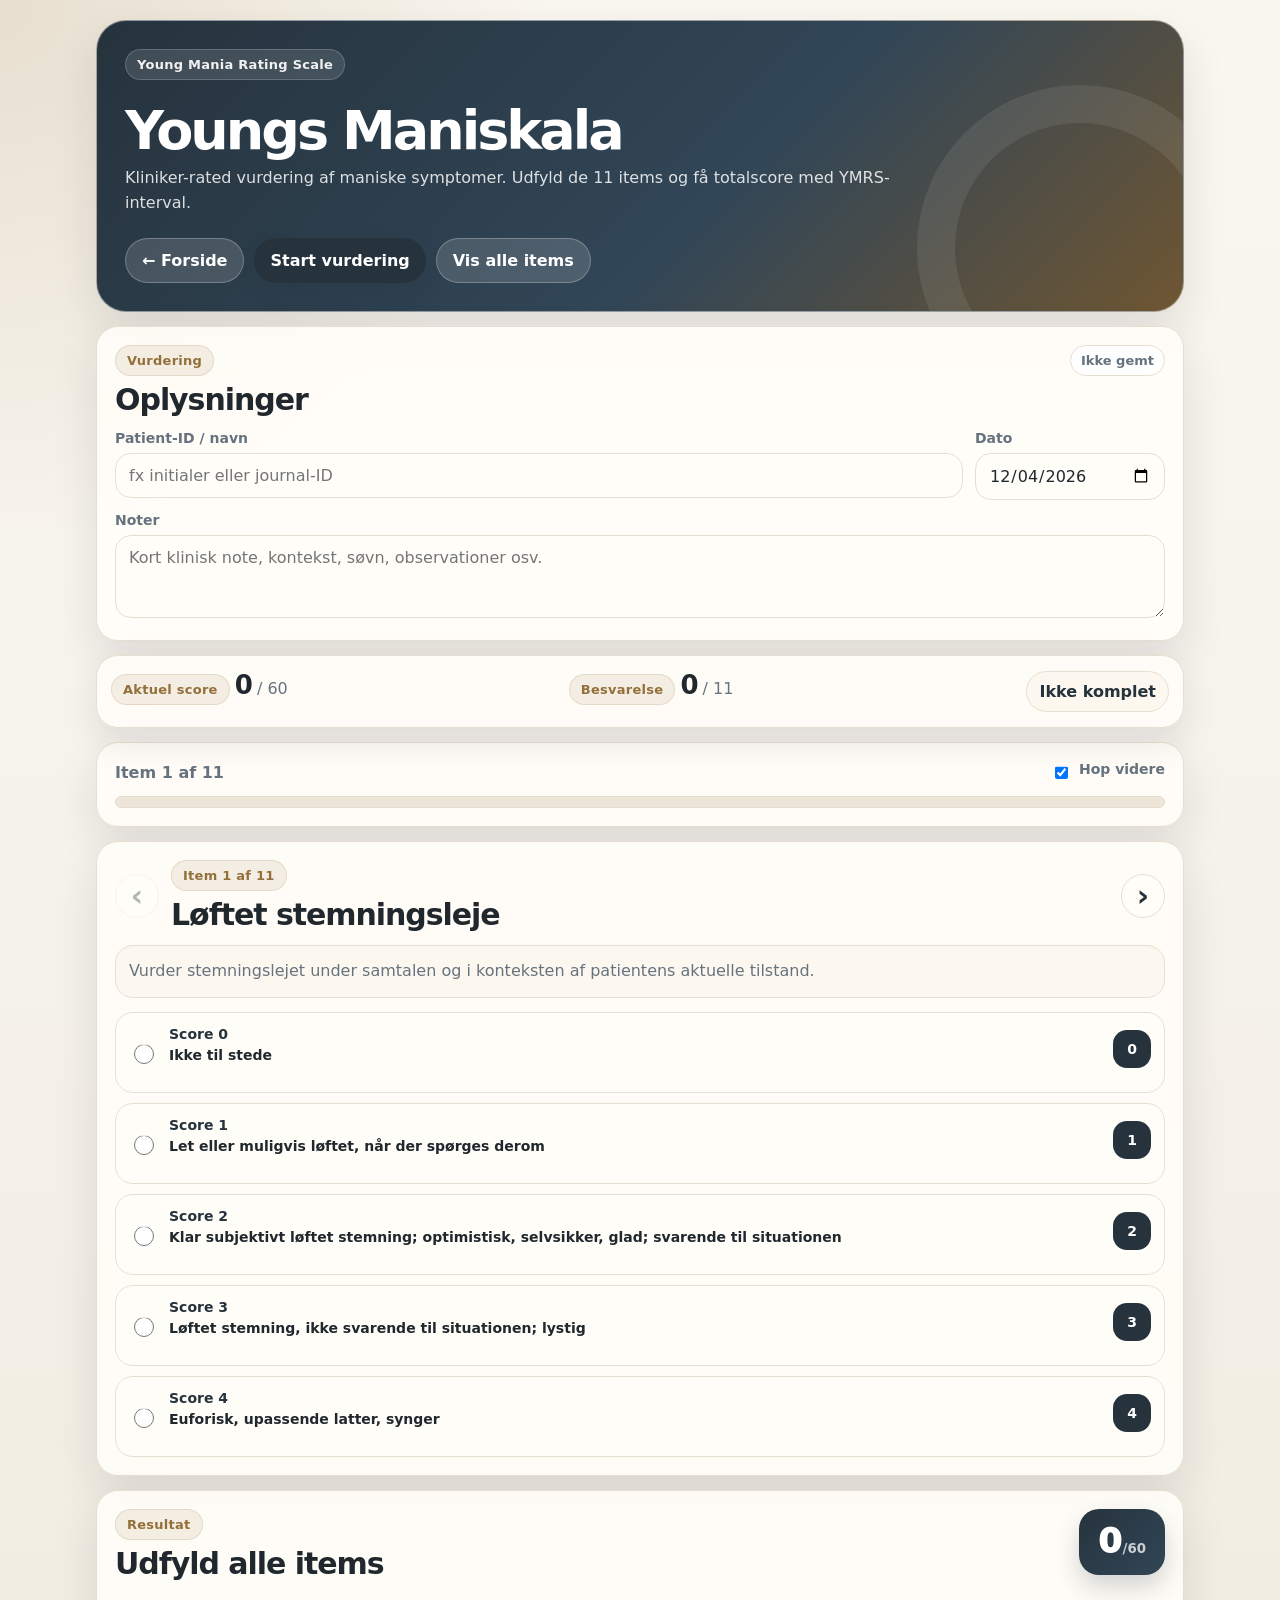
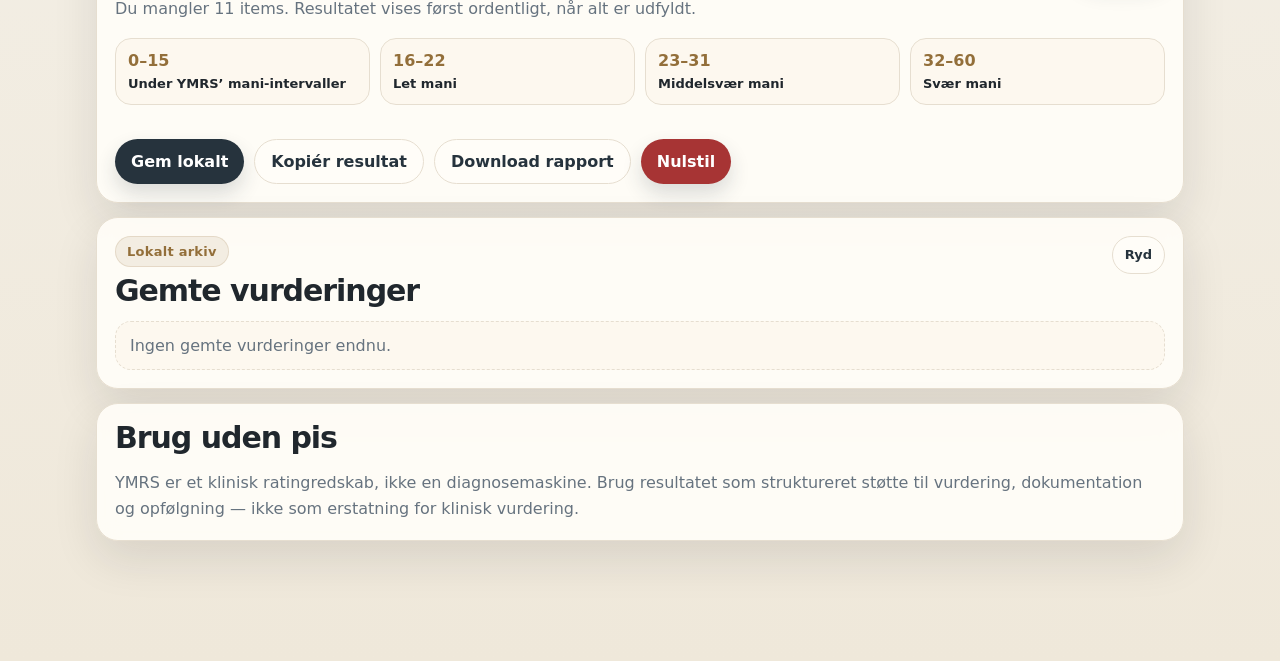
<file: ymrs/index.html>
<!doctype html>
<html lang="da">
<head>
  <meta charset="utf-8" />
  <meta name="viewport" content="width=device-width, initial-scale=1, viewport-fit=cover" />
  <meta name="theme-color" content="#26333d" />
  <meta name="apple-mobile-web-app-capable" content="yes" />
  <meta name="apple-mobile-web-app-status-bar-style" content="black-translucent" />
  <meta name="apple-mobile-web-app-title" content="Ratingskalaer" />
  <title>Youngs Maniskala · YMRS</title>
  <link rel="manifest" href="../manifest.webmanifest" />
  <link rel="apple-touch-icon" href="../icon-192.png" />
  <link rel="stylesheet" href="style.css" />
</head>
<body>
  <div class="app-shell">
    <header class="hero">
      <div class="hero-top">
        <div class="logo" aria-hidden="true">Y</div>
        <div>
          <p class="eyebrow">Young Mania Rating Scale</p>
          <h1>Youngs Maniskala</h1>
        </div>
      </div>
      <p class="hero-text">Kliniker-rated vurdering af maniske symptomer. Udfyld de 11 items og få totalscore med YMRS-interval.</p>
      <div class="hero-actions">
        <a class="ghost home-link" href="../index.html">← Forside</a>
        <button class="primary" id="startBtn" type="button">Start vurdering</button>
        <button class="ghost" id="showAllBtn" type="button">Vis alle items</button>
      </div>
    </header>

    <main>
      <section class="card patient-card" aria-label="Patientoplysninger">
        <div class="section-title-row">
          <div>
            <p class="eyebrow">Vurdering</p>
            <h2>Oplysninger</h2>
          </div>
          <span class="pill" id="saveState">Ikke gemt</span>
        </div>
        <div class="form-grid">
          <label>
            <span>Patient-ID / navn</span>
            <input id="patientId" type="text" autocomplete="off" placeholder="fx initialer eller journal-ID" />
          </label>
          <label>
            <span>Dato</span>
            <input id="ratingDate" type="date" />
          </label>
        </div>
        <label class="notes-label">
          <span>Noter</span>
          <textarea id="notes" rows="3" placeholder="Kort klinisk note, kontekst, søvn, observationer osv."></textarea>
        </label>
      </section>

      <section class="score-dock" aria-label="Aktuel score">
        <div>
          <p class="eyebrow">Aktuel score</p>
          <strong id="liveScore">0</strong><span class="muted"> / 60</span>
        </div>
        <div>
          <p class="eyebrow">Besvarelse</p>
          <strong id="answeredCount">0</strong><span class="muted"> / 11</span>
        </div>
        <div class="mini-result" id="miniResult">Ikke komplet</div>
      </section>

      <section class="card progress-card" aria-label="Progression">
        <div class="progress-header">
          <span id="stepLabel">Item 1 af 11</span>
          <label class="toggle">
            <input id="autoNext" type="checkbox" checked />
            <span>Hop videre</span>
          </label>
        </div>
        <div class="progress-track" aria-hidden="true"><div id="progressBar"></div></div>
      </section>

      <section class="card item-card" id="singleMode" aria-live="polite">
        <div class="item-head">
          <button class="nav-btn" id="prevBtn" type="button" aria-label="Forrige item">‹</button>
          <div>
            <p class="eyebrow" id="itemMeta">Item</p>
            <h2 id="itemTitle">Titel</h2>
          </div>
          <button class="nav-btn" id="nextBtn" type="button" aria-label="Næste item">›</button>
        </div>
        <p class="item-note" id="itemNote"></p>
        <div class="option-list" id="optionList"></div>
      </section>

      <section class="all-mode hidden" id="allMode" aria-label="Alle items"></section>

      <section class="card result-card" id="resultCard">
        <div class="section-title-row">
          <div>
            <p class="eyebrow">Resultat</p>
            <h2 id="resultTitle">Udfyld alle items</h2>
          </div>
          <div class="score-badge"><span id="resultScore">0</span><small>/60</small></div>
        </div>
        <p id="resultText" class="result-text">Resultatet vises, når alle 11 items er udfyldt.</p>
        <div class="thresholds" aria-label="YMRS intervaller">
          <div><span>0–15</span><strong>Under YMRS’ mani-intervaller</strong></div>
          <div><span>16–22</span><strong>Let mani</strong></div>
          <div><span>23–31</span><strong>Middelsvær mani</strong></div>
          <div><span>32–60</span><strong>Svær mani</strong></div>
        </div>
        <div id="flags" class="flags"></div>
        <div class="result-actions">
          <button class="primary" id="saveBtn" type="button">Gem lokalt</button>
          <button class="ghost" id="copyBtn" type="button">Kopiér resultat</button>
          <button class="ghost" id="downloadBtn" type="button">Download rapport</button>
          <button class="danger" id="resetBtn" type="button">Nulstil</button>
        </div>
      </section>

      <section class="card history-card">
        <div class="section-title-row">
          <div>
            <p class="eyebrow">Lokalt arkiv</p>
            <h2>Gemte vurderinger</h2>
          </div>
          <button class="ghost small" id="clearHistoryBtn" type="button">Ryd</button>
        </div>
        <div id="historyList" class="history-list empty">Ingen gemte vurderinger endnu.</div>
      </section>

      <section class="card disclaimer-card">
        <h2>Brug uden pis</h2>
        <p>YMRS er et klinisk ratingredskab, ikke en diagnosemaskine. Brug resultatet som struktureret støtte til vurdering, dokumentation og opfølgning — ikke som erstatning for klinisk vurdering.</p>
      </section>
    </main>
  </div>

  <div class="toast" id="toast" role="status" aria-live="polite"></div>

  <script src="app.js"></script>
</body>
</html>
</file>
<file: ymrs/style.css>
:root{
  --bg:#f5f2eb;
  --panel:#fffdf8;
  --panel2:#fdf8ef;
  --text:#20272d;
  --muted:#66737f;
  --line:#e6ded0;
  --accent:#26333d;
  --accent2:#936f3a;
  --good:#1f6f55;
  --warn:#a46100;
  --bad:#a73434;
  --shadow:0 18px 45px rgba(28,31,35,.11);
  --radius:22px;
  --radius2:14px;
  font-family:Inter, ui-sans-serif, system-ui, -apple-system, BlinkMacSystemFont, "Segoe UI", sans-serif;
}
*{box-sizing:border-box}
html{scroll-behavior:smooth}
body{
  margin:0;
  min-height:100vh;
  color:var(--text);
  background:
    radial-gradient(circle at top left, rgba(147,111,58,.18), transparent 34rem),
    linear-gradient(180deg,#faf7f0 0%, var(--bg) 42%, #efe8da 100%);
}
button,input,textarea{font:inherit}
button{cursor:pointer}
a{color:inherit}
.app-shell{width:min(1120px,100%);margin:0 auto;padding:20px 16px 120px}
.hero{
  position:relative;overflow:hidden;border:1px solid rgba(255,255,255,.48);
  border-radius:30px;background:linear-gradient(135deg,#26333d 0%,#314657 58%,#6f5632 100%);
  color:white;padding:28px;box-shadow:var(--shadow);
}
.hero:before{content:"";position:absolute;inset:auto -60px -100px auto;width:250px;height:250px;border-radius:50%;border:38px solid rgba(255,255,255,.08)}
.hero:after{display:none}.hero-top{display:block;position:relative;z-index:1}.logo{display:none}
.eyebrow{display:inline-flex;gap:8px;align-items:center;padding:7px 11px;border-radius:999px;background:rgba(147,111,58,.10);border:1px solid rgba(147,111,58,.16);font-size:13px;letter-spacing:.02em;color:var(--accent2);font-weight:800;margin:0 0 8px;text-transform:none}
.hero .eyebrow{background:rgba(255,255,255,.12);border:1px solid rgba(255,255,255,.18);color:rgba(255,255,255,.92)}
h1{margin:16px 0 8px;font-size:clamp(30px,6vw,54px);line-height:1;letter-spacing:-.055em}
h2{margin:0;font-size:clamp(22px,3vw,30px);line-height:1.08;letter-spacing:-.035em}
h3{margin:0 0 5px;font-size:15px}.hero-text{max-width:780px;margin:0;color:rgba(255,255,255,.84);font-size:16px;line-height:1.55;position:relative;z-index:1}
.hero-actions,.result-actions{display:flex;gap:10px;flex-wrap:wrap;margin-top:22px;position:relative;z-index:1}
.primary,.ghost,.danger,.nav-btn{
  border:0;border-radius:999px;padding:12px 16px;cursor:pointer;background:var(--accent);color:white;
  box-shadow:0 10px 20px rgba(38,51,61,.16);min-height:44px;transition:transform .15s ease,opacity .15s ease,background .15s ease;font-weight:750;text-decoration:none;display:inline-flex;align-items:center;justify-content:center;gap:8px;
}
.primary:hover,.ghost:hover,.danger:hover,.nav-btn:hover{transform:translateY(-1px)}
.ghost{background:rgba(255,255,255,.14);border:1px solid rgba(255,255,255,.25);box-shadow:none;color:white}
.card .ghost,.history-card .ghost{background:#fffdf8;color:var(--accent);border:1px solid var(--line);box-shadow:none}.danger{background:var(--bad)}.small{padding:9px 12px;min-height:38px;font-size:13px}
.card{background:rgba(255,253,248,.92);border:1px solid var(--line);border-radius:var(--radius);box-shadow:var(--shadow);padding:18px;margin-top:14px;backdrop-filter:blur(10px)}
.section-title-row{display:flex;align-items:flex-start;justify-content:space-between;gap:14px;margin-bottom:14px}.pill{display:inline-flex;align-items:center;justify-content:center;border:1px solid var(--line);border-radius:999px;padding:7px 10px;color:var(--muted);font-size:13px;font-weight:800;background:#fff;white-space:nowrap}.form-grid{display:grid;grid-template-columns:1fr 190px;gap:12px}label span{display:block;color:var(--muted);font-size:14px;font-weight:750;margin:0 0 7px}input,textarea{width:100%;border:1px solid var(--line);border-radius:16px;background:#fffdf8;color:var(--text);padding:12px 13px;outline:none;box-shadow:inset 0 1px 0 rgba(255,255,255,.8)}input:focus,textarea:focus{border-color:rgba(147,111,58,.65);box-shadow:0 0 0 4px rgba(147,111,58,.12)}.notes-label{display:block;margin-top:12px}.score-dock{position:sticky;top:8px;z-index:5;display:grid;grid-template-columns:1fr 1fr auto;align-items:center;gap:12px;margin:14px 0;background:rgba(255,253,248,.92);border:1px solid var(--line);border-radius:22px;box-shadow:0 14px 35px rgba(28,31,35,.10);padding:14px;backdrop-filter:blur(12px)}.score-dock strong{font-size:26px;letter-spacing:-.04em}.muted{color:var(--muted)}.mini-result{border-radius:999px;background:var(--panel2);border:1px solid var(--line);padding:10px 12px;font-weight:850;color:var(--accent)}.progress-header{display:flex;justify-content:space-between;align-items:center;gap:14px;color:var(--muted);font-weight:800}.toggle{display:flex;align-items:center;gap:8px;color:var(--text)}.toggle input{width:auto}.progress-track{height:12px;background:#ede5d8;border-radius:999px;overflow:hidden;margin-top:12px;border:1px solid var(--line)}#progressBar{height:100%;width:0;background:linear-gradient(90deg,var(--accent),var(--accent2));border-radius:999px;transition:width .25s ease}.item-head{display:grid;grid-template-columns:44px 1fr 44px;align-items:center;gap:12px}.nav-btn{width:44px;height:44px;padding:0;font-size:30px;background:#fffdf8;color:var(--accent);border:1px solid var(--line);box-shadow:none}.nav-btn:disabled{opacity:.35;cursor:not-allowed}.item-note{margin:14px 0 0;color:var(--muted);line-height:1.55;background:var(--panel2);border:1px solid var(--line);border-radius:18px;padding:13px}.option-list{display:grid;gap:10px;margin-top:14px}.option-card{display:grid;grid-template-columns:auto 1fr auto;gap:12px;align-items:center;border:1px solid var(--line);border-radius:18px;background:#fffdf8;padding:13px;cursor:pointer;transition:transform .15s ease,border-color .15s ease,background .15s ease,box-shadow .15s ease}.option-card:hover{transform:translateY(-1px);border-color:rgba(147,111,58,.55)}.option-card.selected{background:linear-gradient(180deg,#fffdf8,#f7ecd8);border-color:rgba(147,111,58,.75);box-shadow:0 10px 22px rgba(147,111,58,.14)}.option-card input{width:20px;height:20px;accent-color:var(--accent2)}.option-text{display:grid;gap:4px}.option-text strong{color:var(--accent);font-size:14px}.option-text span{color:var(--text);line-height:1.35}.option-score{min-width:38px;height:38px;border-radius:14px;display:grid;place-items:center;background:var(--accent);color:white;font-weight:900}.score-badge{min-width:86px;height:66px;border-radius:20px;display:flex;align-items:baseline;justify-content:center;gap:3px;background:linear-gradient(135deg,var(--accent),#314657);color:white;box-shadow:0 12px 25px rgba(38,51,61,.2);padding-top:12px}.score-badge span{font-size:34px;font-weight:950;letter-spacing:-.06em}.score-badge small{opacity:.75;font-weight:800}.result-text{color:var(--muted);line-height:1.6}.thresholds{display:grid;grid-template-columns:repeat(4,1fr);gap:10px;margin-top:14px}.thresholds div{background:var(--panel2);border:1px solid var(--line);border-radius:16px;padding:12px}.thresholds span{display:block;color:var(--accent2);font-weight:900;margin-bottom:3px}.thresholds strong{font-size:13px}.flags{display:grid;gap:8px;margin-top:12px}.flag{border:1px solid rgba(164,97,0,.25);background:#fff6e6;color:#6e4300;border-radius:16px;padding:11px 12px;line-height:1.35}.flag.danger{border-color:rgba(167,52,52,.25);background:#fff0f0;color:#842323}.all-mode{display:grid;gap:14px}.all-item{margin-top:0}.history-list{display:grid;gap:10px}.history-list.empty{color:var(--muted);background:var(--panel2);border:1px dashed var(--line);border-radius:16px;padding:14px}.history-item{display:grid;grid-template-columns:1fr auto;gap:12px;align-items:center;background:var(--panel2);border:1px solid var(--line);border-radius:16px;padding:12px}.history-item p{margin:0;color:var(--muted);line-height:1.4}.history-score{background:var(--accent);color:white;border-radius:16px;padding:12px;font-weight:950}.disclaimer-card p{color:var(--muted);line-height:1.6;margin-bottom:0}.hidden{display:none!important}.toast{position:fixed;left:50%;bottom:22px;transform:translateX(-50%) translateY(20px);background:#1f2c36;color:white;border-radius:999px;padding:12px 16px;box-shadow:var(--shadow);opacity:0;pointer-events:none;transition:.18s ease;z-index:99;font-weight:800}.toast.show{opacity:1;transform:translateX(-50%) translateY(0)}
@media(max-width:780px){.app-shell{padding:14px 10px 100px}.hero{padding:22px;border-radius:26px}.form-grid,.score-dock,.thresholds{grid-template-columns:1fr}.section-title-row{align-items:flex-start}.item-head{grid-template-columns:40px 1fr 40px}.option-card{grid-template-columns:auto 1fr}.option-score{grid-column:2;justify-self:start;height:30px;min-width:30px;border-radius:10px}.hero-actions .primary,.hero-actions .ghost,.hero-actions .home-link{width:100%}.result-actions button{width:100%}}
@media print{body{background:#fff}.hero,.score-dock,.progress-card,.history-card,.toast,.hero-actions,.result-actions,.nav-btn{display:none!important}.app-shell{padding:0;width:100%}.card{box-shadow:none;border:1px solid #ddd;break-inside:avoid}.option-card:not(.selected){display:none}}
</file>
